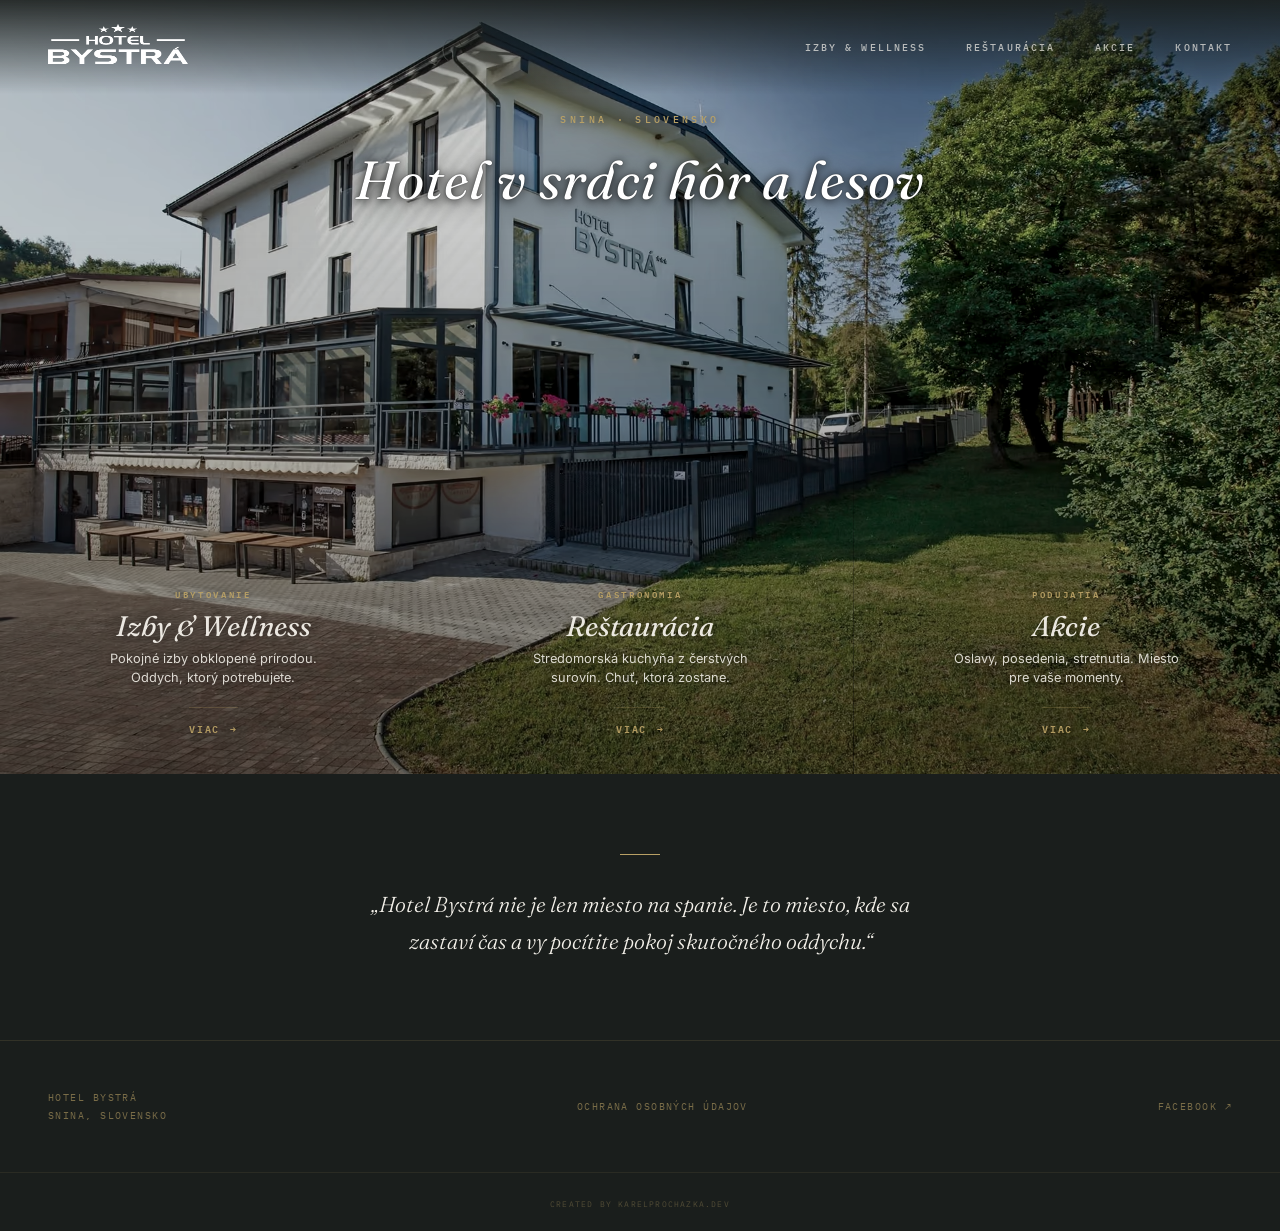
<file: index.html>
<!DOCTYPE html>
<html lang="sk">
<head>
  <meta charset="UTF-8">
  <meta name="viewport" content="width=device-width, initial-scale=1.0">
  <title>Hotel Bystrá Snina | Luxusný hotel v srdci hôr a lesov</title>
  <meta name="description" content="Hotel Bystrá v Snine — komfortné izby, stredomorská reštaurácia Al Lago, wellness &amp; relax. Rezervujte si pobyt v srdci prírody.">
  <meta name="keywords" content="hotel Bystrá, hotel Snina, ubytovanie Snina, reštaurácia Snina, wellness Snina, východné Slovensko">
  <meta name="author" content="Karel Procházka">
  <meta name="robots" content="index, follow">
  <link rel="canonical" href="https://hotelbystra.com/">

  <!-- Open Graph -->
  <meta property="og:type" content="website">
  <meta property="og:locale" content="sk_SK">
  <meta property="og:site_name" content="Hotel Bystrá">
  <meta property="og:title" content="Hotel Bystrá Snina | Luxusný hotel v srdci hôr a lesov">
  <meta property="og:description" content="Komfortné izby, stredomorská reštaurácia Al Lago, wellness &amp; relax v srdci prírody.">
  <meta property="og:url" content="https://hotelbystra.com/">
  <meta property="og:image" content="https://hotelbystra.com/static/images/hotel.jpg">
  <meta property="og:image:width" content="1200">
  <meta property="og:image:height" content="630">

  <!-- Twitter Card -->
  <meta name="twitter:card" content="summary_large_image">
  <meta name="twitter:title" content="Hotel Bystrá Snina | Luxusný hotel v srdci hôr a lesov">
  <meta name="twitter:description" content="Komfortné izby, stredomorská reštaurácia Al Lago, wellness &amp; relax v srdci prírody.">
  <meta name="twitter:image" content="https://hotelbystra.com/static/images/hotel.jpg">

  <link rel="preconnect" href="https://fonts.googleapis.com">
  <link rel="preconnect" href="https://fonts.gstatic.com" crossorigin>
  <link rel="preload" as="style" href="https://fonts.googleapis.com/css2?family=Fraunces:ital,opsz,wght@0,9..144,300;0,9..144,400;1,9..144,300;1,9..144,400&family=Inter:wght@300;400;500&family=IBM+Plex+Mono:wght@400;500&display=swap" onload="this.onload=null;this.rel='stylesheet'">
  <noscript><link rel="stylesheet" href="https://fonts.googleapis.com/css2?family=Fraunces:ital,opsz,wght@0,9..144,300;0,9..144,400;1,9..144,300;1,9..144,400&family=Inter:wght@300;400;500&family=IBM+Plex+Mono:wght@400;500&display=swap"></noscript>
  <link rel="stylesheet" href="css/base.css?v=2">
  <link rel="stylesheet" href="css/index.css">
  <link rel="preload" as="image" href="static/images/hotel-1200.avif" imagesrcset="static/images/hotel-800.avif 800w, static/images/hotel-1200.avif 1200w, static/images/hotel-1920.avif 1920w" imagesizes="100vw" fetchpriority="high">

  <!-- JSON-LD Structured Data -->
  <script type="application/ld+json">
  {
    "@context": "https://schema.org",
    "@type": "Hotel",
    "name": "Hotel Bystrá",
    "alternateName": "Hotel Bystrá Snina",
    "url": "https://hotelbystra.com",
    "logo": "https://hotelbystra.com/static/images/Hotel-Bystra-LOGO-WHITE.png",
    "image": "https://hotelbystra.com/static/images/hotel.jpg",
    "description": "Luxusný hotel v Snine s komfortnými izbami, stredomorskou reštauráciou Al Lago a wellness centrom.",
    "address": {
      "@type": "PostalAddress",
      "streetAddress": "Rybníčka 682",
      "addressLocality": "Snina",
      "postalCode": "069 01",
      "addressCountry": "SK"
    },
    "geo": {
      "@type": "GeoCoordinates",
      "latitude": 48.987,
      "longitude": 22.176
    },
    "telephone": "+421-57-239-95-55",
    "email": "recepcia@hotelbystra.com",
    "priceRange": "€€",
    "starRating": {
      "@type": "Rating",
      "ratingValue": "3"
    },
    "amenityFeature": [
      { "@type": "LocationFeatureSpecification", "name": "Bezplatné WiFi", "value": true },
      { "@type": "LocationFeatureSpecification", "name": "Bezplatné parkovanie", "value": true },
      { "@type": "LocationFeatureSpecification", "name": "Reštaurácia", "value": true },
      { "@type": "LocationFeatureSpecification", "name": "Wellness", "value": true },
      { "@type": "LocationFeatureSpecification", "name": "Minibar", "value": true }
    ],
    "sameAs": [
      "https://www.facebook.com/HotelBystraSnina/"
    ]
  }
  </script>
</head>
<body>

  <header class="header">
    <a href="/" class="wordmark"><img src="static/images/Hotel-Bystra-LOGO-WHITE.png" alt="Hotel Bystrá — logo hotela v Snine" height="40" width="140"></a>
    <button type="button" class="burger" aria-label="Otvoriť menu" aria-expanded="false">
      <span class="burger-line"></span>
      <span class="burger-line"></span>
      <span class="burger-line"></span>
    </button>
    <nav class="nav" aria-label="Hlavná navigácia">
      <a href="izby.html">Izby &amp; Wellness</a>
      <a href="restauracia.html">Reštaurácia</a>
      <a href="akcie.html">Akcie</a>
      <a href="kontakt.html">Kontakt</a>
    </nav>
    <div class="nav-overlay" aria-hidden="true">
      <nav class="nav-overlay-inner" aria-label="Mobilná navigácia">
        <a href="index.html">Hlavná stránka</a>
        <a href="izby.html">Izby &amp; Wellness</a>
        <a href="restauracia.html">Reštaurácia</a>
        <a href="akcie.html">Akcie</a>
        <a href="kontakt.html">Kontakt</a>
      </nav>
    </div>
  </header>

  <main>
    <section class="hero">
      <picture><source type="image/avif" srcset="static/images/hotel-800.avif 800w, static/images/hotel-1200.avif 1200w, static/images/hotel-1920.avif 1920w" sizes="100vw"><source type="image/webp" srcset="static/images/hotel-800.webp 800w, static/images/hotel-1200.webp 1200w, static/images/hotel-1920.webp 1920w" sizes="100vw"><img src="static/images/hotel.jpg" alt="Hotel Bystrá — pohľad na hotel v Snine" class="hero-bg" width="1920" height="1080" fetchpriority="high" decoding="async"></picture>

      <div class="hero-title-area">
        <p class="hero-eyebrow reveal">Snina &middot; Slovensko</p>
        <h1 class="reveal reveal-delay-1">Hotel v srdci hôr a lesov</h1>
      </div>

      <div class="hero-zones">
        <a href="izby.html" class="hero-zone hero-zone--izby reveal">
          <div class="hero-zone-content">
            <span class="zone-label">Ubytovanie</span>
            <h2 class="zone-title">Izby &amp; Wellness</h2>
            <p class="zone-desc">Pokojné izby obklopené prírodou. Oddych, ktorý potrebujete.</p>
            <span class="zone-more">
              Viac
              <span class="zone-more-arrow">&rarr;</span>
            </span>
          </div>
        </a>

        <a href="restauracia.html" class="hero-zone hero-zone--resto reveal reveal-delay-1">
          <div class="hero-zone-content">
            <span class="zone-label">Gastronómia</span>
            <h2 class="zone-title">Reštaurácia</h2>
            <p class="zone-desc">Stredomorská kuchyňa z čerstvých surovín. Chuť, ktorá zostane.</p>
            <span class="zone-more">
              Viac
              <span class="zone-more-arrow">&rarr;</span>
            </span>
          </div>
        </a>

        <a href="akcie.html" class="hero-zone hero-zone--akcie reveal reveal-delay-2">
          <div class="hero-zone-content">
            <span class="zone-label">Podujatia</span>
            <h2 class="zone-title">Akcie</h2>
            <p class="zone-desc">Oslavy, posedenia, stretnutia. Miesto pre vaše momenty.</p>
            <span class="zone-more">
              Viac
              <span class="zone-more-arrow">&rarr;</span>
            </span>
          </div>
        </a>
      </div>
    </section>

    <section class="quote-section">
      <div class="quote-divider reveal"></div>
      <p class="reveal reveal-delay-1">&bdquo;Hotel Bystrá nie je len miesto na spanie. Je to miesto, kde sa zastaví čas a vy pocítite pokoj skutočného oddychu.&ldquo;</p>
    </section>
  </main>

  <footer class="footer" id="kontakt">
    <div class="footer-address">
      Hotel Bystrá<br>
      Snina, Slovensko
    </div>
    <a href="ochrana-osobnych-udajov.html">Ochrana osobných údajov</a>
      <a href="https://www.facebook.com/HotelBystraSnina/" target="_blank" rel="noopener noreferrer">Facebook &nearr;</a>
  </footer>

  <div class="site-credit">
    <a href="https://www.karelprochazka.dev" target="_blank" rel="noopener noreferrer">created by karelprochazka.dev</a>
  </div>

  <script defer src="js/menu.js"></script>
  <script defer src="js/reveal.js"></script>
</body>
</html>
</file>
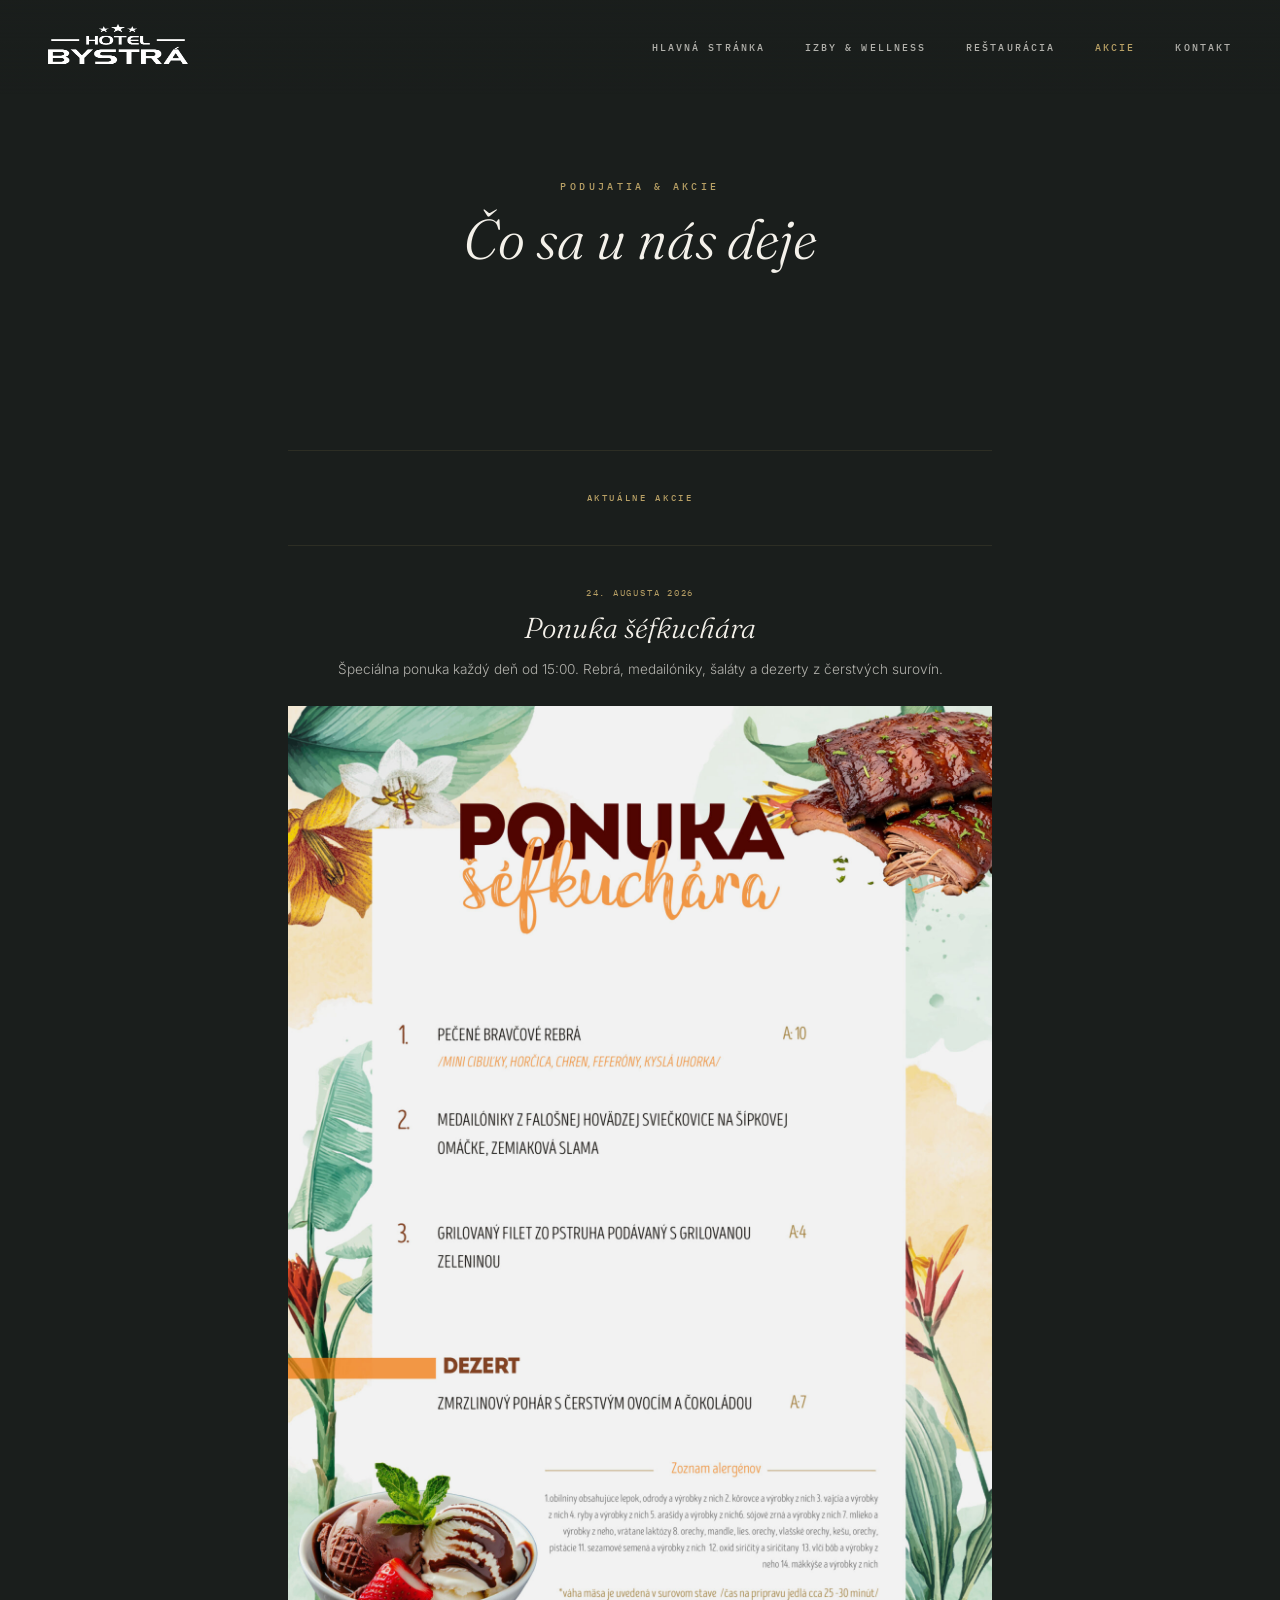
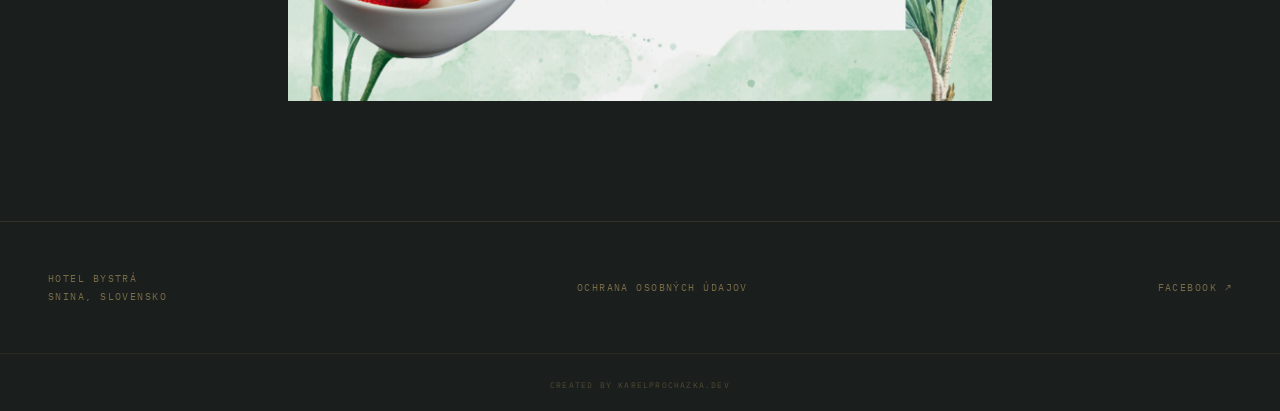
<file: akcie.html>
<!DOCTYPE html>
<html lang="sk">
<head>
  <meta charset="UTF-8">
  <meta name="viewport" content="width=device-width, initial-scale=1.0">
  <title>Akcie &amp; Podujatia | Hotel Bystrá Snina — Oslavy, posedenia, stretnutia</title>
  <meta name="description" content="Aktuálne akcie a podujatia v Hoteli Bystrá v Snine. Oslavy, posedenia, firemné stretnutia, špeciálne ponuky šéfkuchára.">
  <meta name="keywords" content="akcie Snina, podujatia Snina, oslavy hotel, posedenia, firemné stretnutia, hotel Bystrá akcie, špeciálna ponuka">
  <meta name="author" content="Karel Procházka">
  <meta name="robots" content="index, follow">
  <link rel="canonical" href="https://hotelbystra.com/akcie.html">

  <!-- Open Graph -->
  <meta property="og:type" content="website">
  <meta property="og:locale" content="sk_SK">
  <meta property="og:site_name" content="Hotel Bystrá">
  <meta property="og:title" content="Akcie &amp; Podujatia | Hotel Bystrá Snina">
  <meta property="og:description" content="Aktuálne akcie, oslavy, posedenia a špeciálne ponuky v Hoteli Bystrá Snina.">
  <meta property="og:url" content="https://hotelbystra.com/akcie.html">
  <meta property="og:image" content="https://hotelbystra.com/static/images/akcie/ristorante-al-lago-PONUKA-SEFKUCHARA-leto-2026-1448x2048.jpg">
  <meta property="og:image:width" content="1200">
  <meta property="og:image:height" content="630">

  <!-- Twitter Card -->
  <meta name="twitter:card" content="summary_large_image">
  <meta name="twitter:title" content="Akcie &amp; Podujatia | Hotel Bystrá Snina">
  <meta name="twitter:description" content="Aktuálne akcie, oslavy, posedenia a špeciálne ponuky v Hoteli Bystrá Snina.">
  <meta name="twitter:image" content="https://hotelbystra.com/static/images/akcie/ristorante-al-lago-PONUKA-SEFKUCHARA-leto-2026-1448x2048.jpg">

  <link rel="preconnect" href="https://fonts.googleapis.com">
  <link rel="preconnect" href="https://fonts.gstatic.com" crossorigin>
  <link rel="preload" as="style" href="https://fonts.googleapis.com/css2?family=Fraunces:ital,opsz,wght@0,9..144,300;0,9..144,400;1,9..144,300;1,9..144,400&family=Inter:wght@300;400;500&family=IBM+Plex+Mono:wght@400;500&display=swap" onload="this.onload=null;this.rel='stylesheet'">
  <noscript><link rel="stylesheet" href="https://fonts.googleapis.com/css2?family=Fraunces:ital,opsz,wght@0,9..144,300;0,9..144,400;1,9..144,300;1,9..144,400&family=Inter:wght@300;400;500&family=IBM+Plex+Mono:wght@400;500&display=swap"></noscript>
  <link rel="stylesheet" href="css/base.css?v=2">
  <link rel="stylesheet" href="css/akcie.css">
</head>
<body>

  <header class="header">
    <a href="index.html" class="wordmark"><img src="static/images/Hotel-Bystra-LOGO-WHITE.png" alt="Hotel Bystrá — logo hotela v Snine" height="40" width="140"></a>
    <button type="button" class="burger" aria-label="Otvoriť menu" aria-expanded="false">
      <span class="burger-line"></span>
      <span class="burger-line"></span>
      <span class="burger-line"></span>
    </button>
    <nav class="nav" aria-label="Hlavná navigácia">
      <a href="index.html">Hlavná stránka</a>
      <a href="izby.html">Izby &amp; Wellness</a>
      <a href="restauracia.html">Reštaurácia</a>
      <a href="akcie.html" class="active">Akcie</a>
      <a href="kontakt.html">Kontakt</a>
    </nav>
    <div class="nav-overlay" aria-hidden="true">
      <nav class="nav-overlay-inner" aria-label="Mobilná navigácia">
        <a href="index.html">Hlavná stránka</a>
        <a href="izby.html">Izby &amp; Wellness</a>
        <a href="restauracia.html">Reštaurácia</a>
        <a href="akcie.html">Akcie</a>
        <a href="kontakt.html">Kontakt</a>
      </nav>
    </div>
  </header>

  <main>
    <section class="hero">
      <div>
        <p class="hero-eyebrow reveal">Podujatia &amp; Akcie</p>
        <h1 class="reveal reveal-delay-1">Čo sa u nás deje</h1>
      </div>
    </section>

    <section class="events" aria-label="Zoznam akcií">
      <p class="events-label reveal">Aktuálne akcie</p>
      <div id="events-list"></div>
    </section>
  </main>

  <footer class="footer">
    <div class="footer-address">
      Hotel Bystrá<br>
      Snina, Slovensko
    </div>
    <a href="ochrana-osobnych-udajov.html">Ochrana osobných údajov</a>
      <a href="https://www.facebook.com/HotelBystraSnina/" target="_blank" rel="noopener noreferrer">Facebook &nearr;</a>
  </footer>

  <div class="site-credit">
    <a href="https://www.karelprochazka.dev" target="_blank" rel="noopener noreferrer">created by karelprochazka.dev</a>
  </div>

  <script defer src="js/menu.js"></script>
  <script>
    // =====================================================
    // UPRAVUJ TU — stačí zmeniť údaje nižšie
    // Pridaj nový blok { } pre novú akciu
    // Na konci JSON databloku daj čiarku ak pridávaš ďalší
    // =====================================================
    const akcie = [
      {
        "nazov": "Ponuka šéfkuchára",
        "popis": "Špeciálna ponuka každý deň od 15:00. Rebrá, medailóniky, šaláty a dezerty z čerstvých surovín.",
        "obrazok": "static/images/akcie/ristorante-al-lago-PONUKA-SEFKUCHARA-leto-2026-1448x2048.jpg",
        "obrazokAlt": "Špeciálna ponuka šéfkuchára — grilované rebrá, medailóniky a čerstvé šaláty v Reštaurácii Al Lago",
        "datum": "2026-08-24"
      },

    ];
    // =====================================================
    // KONIEC — nižšie nič nemeň
    // =====================================================

    const list = document.getElementById('events-list');

    if (akcie.length === 0) {
      list.innerHTML = '<div class="no-events"><p>Zatiaľ žiadne akcie</p></div>';
    } else {
      list.innerHTML = akcie.map(a => {
        const img = a.obrazok
          ? `<img src="${a.obrazok}" alt="${a.obrazokAlt || a.nazov}" class="event-image" width="800" height="450" loading="lazy">`
          : '';
        const date = a.datum
          ? `<p class="event-date">${new Date(a.datum).toLocaleDateString('sk-SK', { day: 'numeric', month: 'long', year: 'numeric' })}</p>`
          : '';
        return `
          <article class="event-card reveal">
            ${date}
            <h2 class="event-title">${a.nazov}</h2>
            <p class="event-desc">${a.popis}</p>
            ${img}
          </article>
        `;
      }).join('');
    }
    </script>
  <script defer src="js/reveal.js"></script>

</body>
</html>
</file>
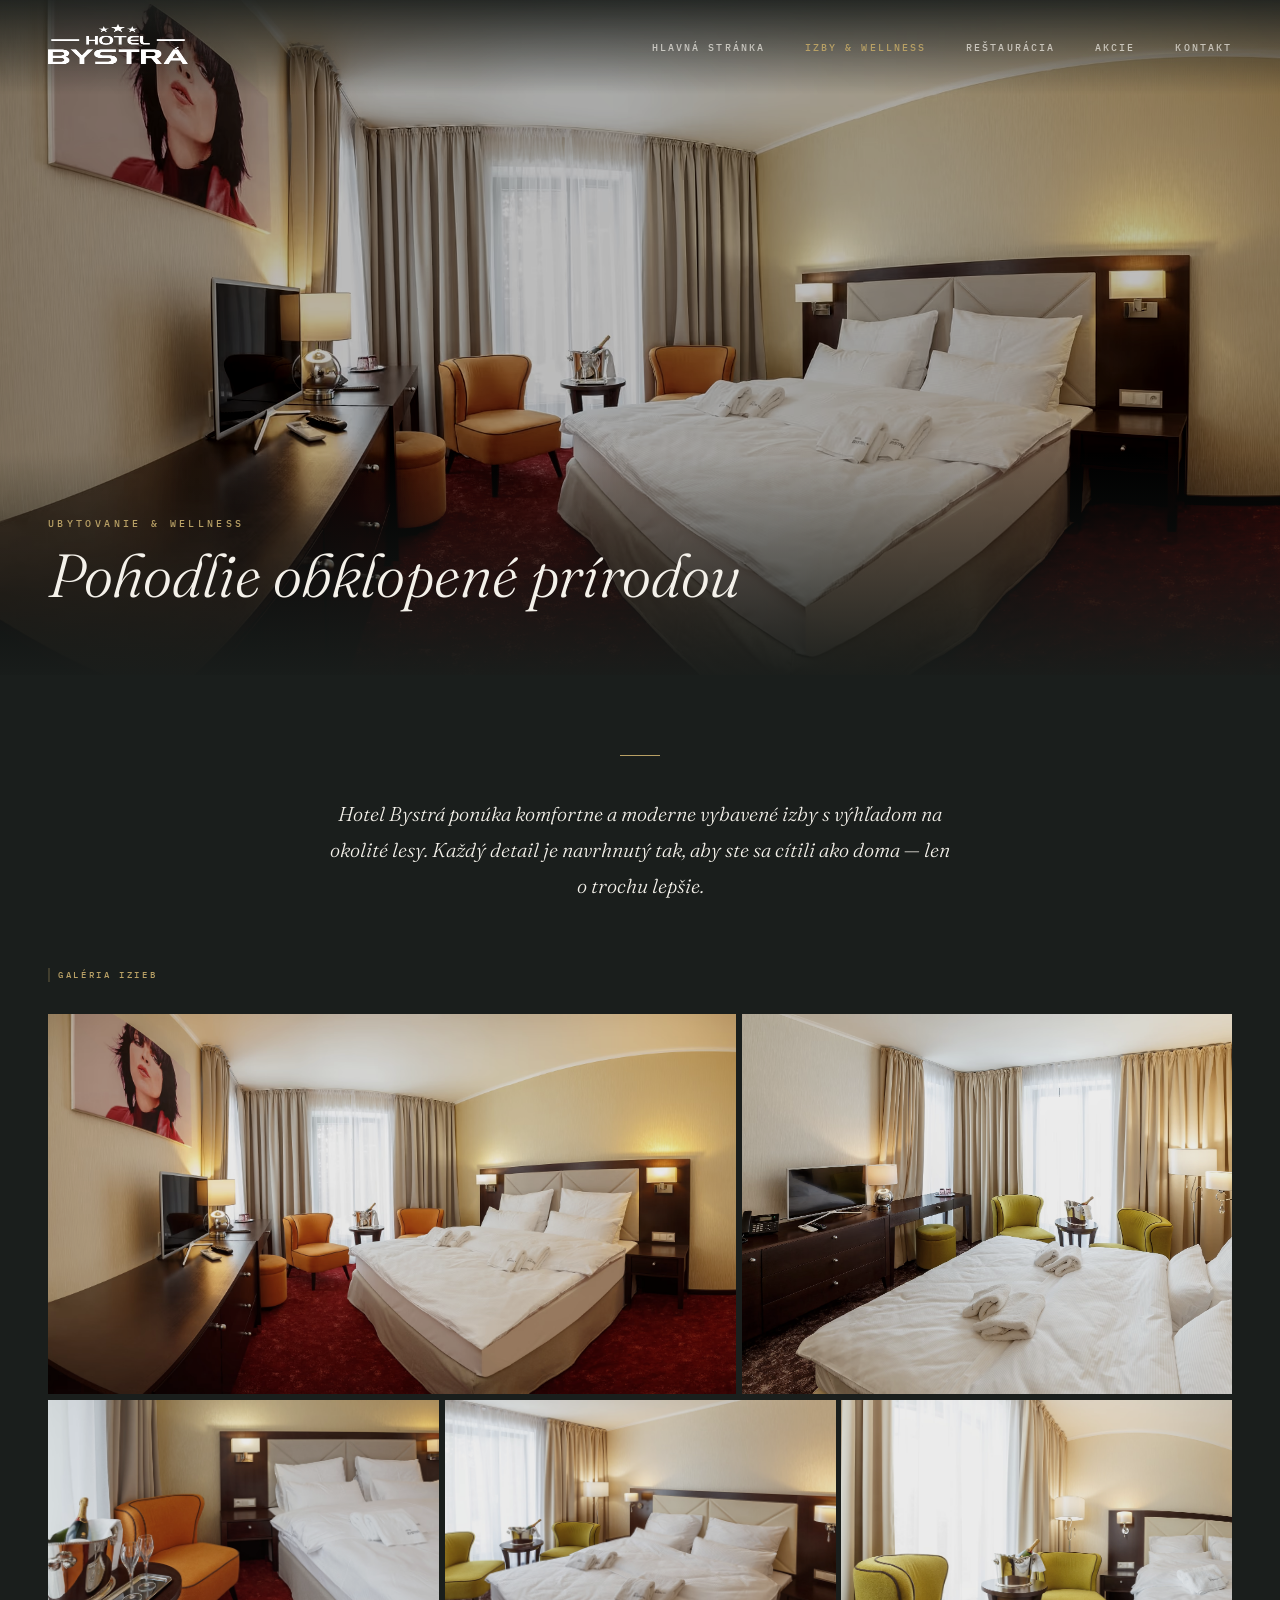
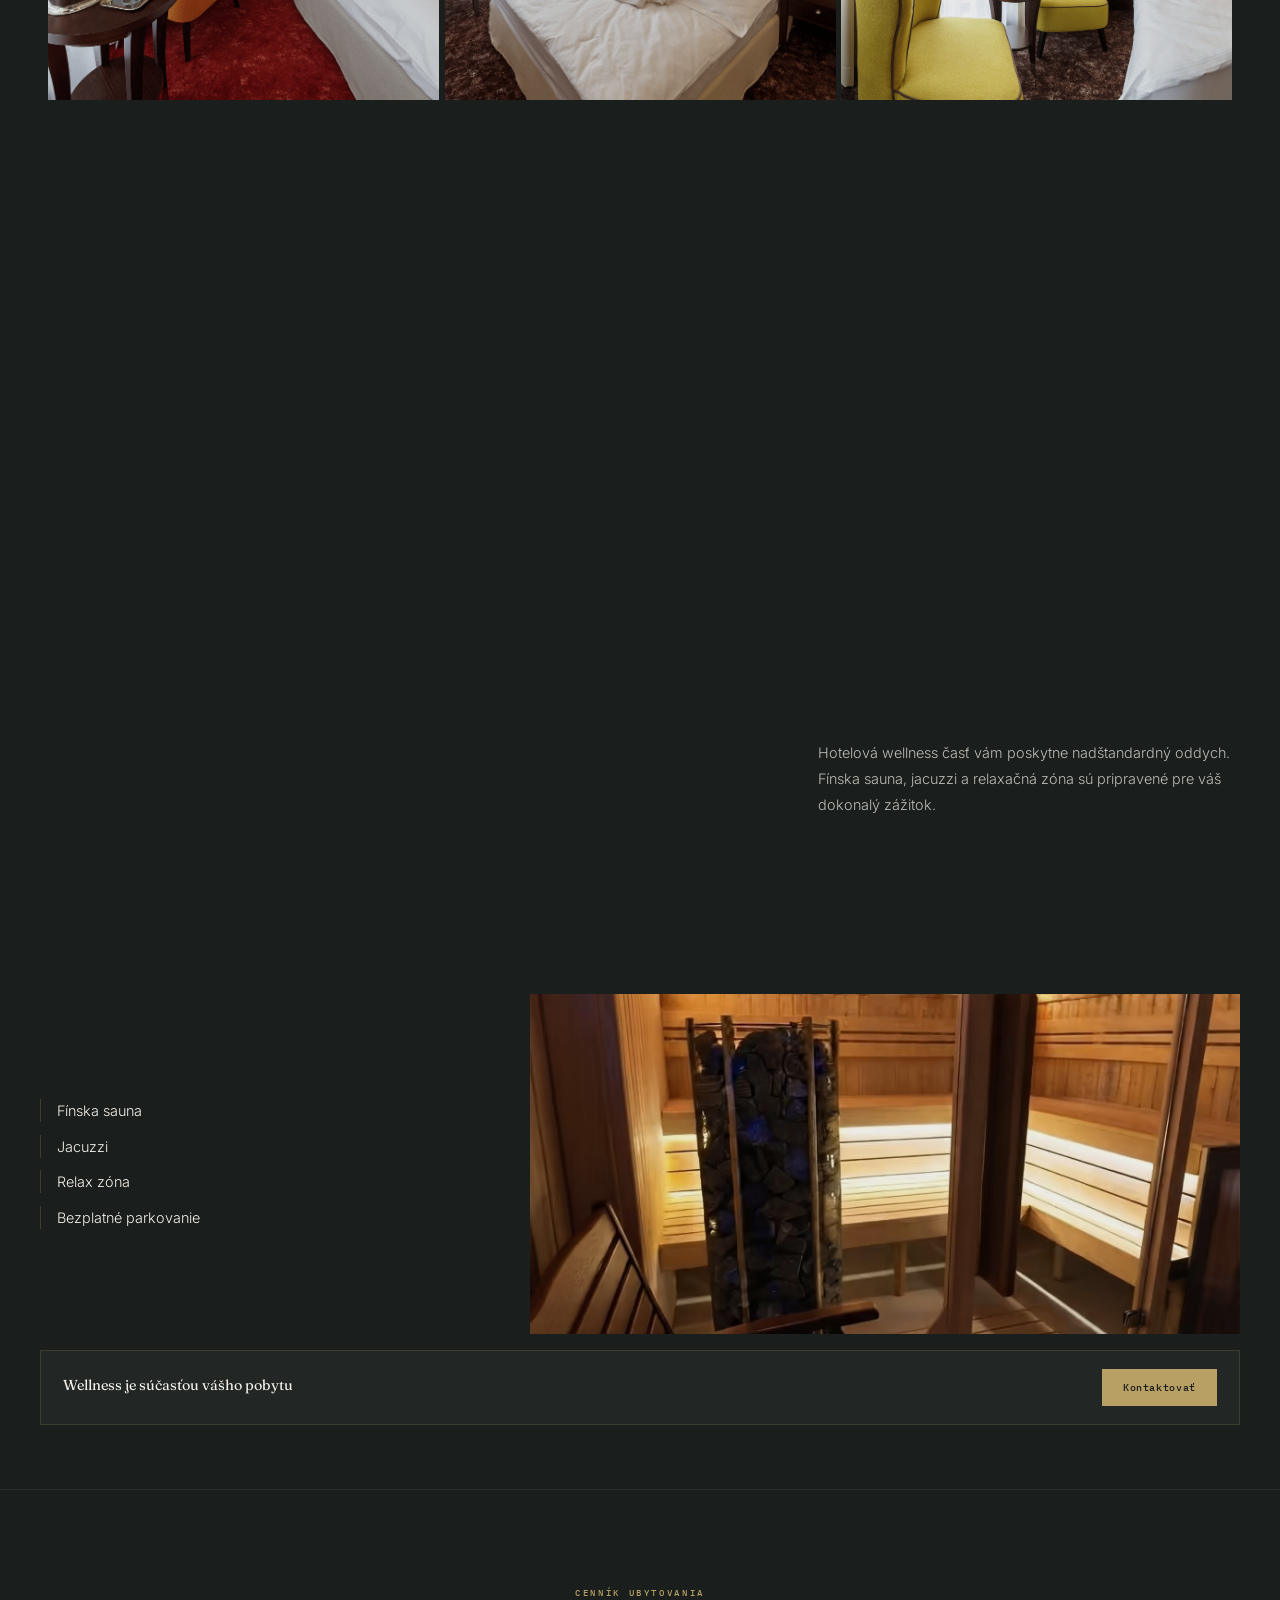
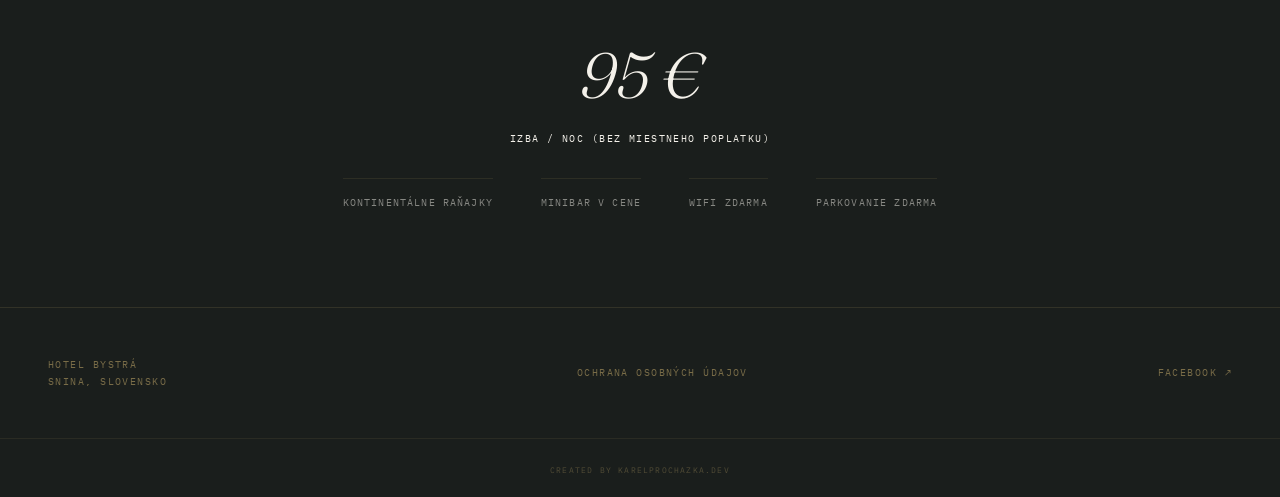
<file: izby.html>
<!DOCTYPE html>
<html lang="sk">
<head>
  <meta charset="UTF-8">
  <meta name="viewport" content="width=device-width, initial-scale=1.0">
  <title>Izby &amp; Wellness | Hotel Bystrá Snina — Ubytovanie v srdci prírody</title>
  <meta name="description" content="Komfortne a moderne vybavené izby s výhľadom na okolité lesy v Hoteli Bystrá v Snine. Wellness centrum, fínska sauna, jacuzzi. Cenník od 95 €.">
  <meta name="keywords" content="izby Snina, ubytovanie Snina, hotel izby, wellness Snina, fínska sauna, jacuzzi, hotel Bystrá izby">
  <meta name="author" content="Karel Procházka">
  <meta name="robots" content="index, follow">
  <link rel="canonical" href="https://hotelbystra.com/izby.html">

  <!-- Open Graph -->
  <meta property="og:type" content="website">
  <meta property="og:locale" content="sk_SK">
  <meta property="og:site_name" content="Hotel Bystrá">
  <meta property="og:title" content="Izby &amp; Wellness | Hotel Bystrá Snina">
  <meta property="og:description" content="Komfortne vybavené izby s výhľadom na okolité lesy, wellness centrum s fínskou saunou a jacuzzi. Cenník od 95 €.">
  <meta property="og:url" content="https://hotelbystra.com/izby.html">
  <meta property="og:image" content="https://hotelbystra.com/static/images/rooms/Bystra_-0004.jpg">
  <meta property="og:image:width" content="1200">
  <meta property="og:image:height" content="630">

  <!-- Twitter Card -->
  <meta name="twitter:card" content="summary_large_image">
  <meta name="twitter:title" content="Izby &amp; Wellness | Hotel Bystrá Snina">
  <meta name="twitter:description" content="Komfortne vybavené izby s výhľadom na okolité lesy, wellness centrum s fínskou saunou a jacuzzi.">
  <meta name="twitter:image" content="https://hotelbystra.com/static/images/rooms/Bystra_-0004.jpg">

  <link rel="preconnect" href="https://fonts.googleapis.com">
  <link rel="preconnect" href="https://fonts.gstatic.com" crossorigin>
  <link rel="preload" as="style" href="https://fonts.googleapis.com/css2?family=Fraunces:ital,opsz,wght@0,9..144,300;0,9..144,400;1,9..144,300;1,9..144,400&family=Inter:wght@300;400;500&family=IBM+Plex+Mono:wght@400;500&display=swap" onload="this.onload=null;this.rel='stylesheet'">
  <noscript><link rel="stylesheet" href="https://fonts.googleapis.com/css2?family=Fraunces:ital,opsz,wght@0,9..144,300;0,9..144,400;1,9..144,300;1,9..144,400&family=Inter:wght@300;400;500&family=IBM+Plex+Mono:wght@400;500&display=swap"></noscript>
  <link rel="preload" as="image" href="static/images/rooms/Bystra_-0004-1920.avif" imagesrcset="static/images/rooms/Bystra_-0004-1200.avif 1200w, static/images/rooms/Bystra_-0004-1920.avif 1920w" imagesizes="100vw" fetchpriority="high">
  <link rel="stylesheet" href="css/base.css?v=2">
  <link rel="stylesheet" href="css/izby.css">

  <!-- JSON-LD Structured Data -->
  <script type="application/ld+json">
  {
    "@context": "https://schema.org",
    "@type": "HotelRoom",
    "name": "Štandardná izba",
    "description": "Komfortná izba s výhľadom na okolité lesy. Vybavená manželskou posteľou, minibarom a WiFi.",
    "hotel": {
      "@type": "Hotel",
      "name": "Hotel Bystrá",
      "address": {
        "@type": "PostalAddress",
        "streetAddress": "Rybníčka 682",
        "addressLocality": "Snina",
        "postalCode": "069 01",
        "addressCountry": "SK"
      }
    },
    "offers": {
      "@type": "Offer",
      "price": "95",
      "priceCurrency": "EUR",
      "priceValidUntil": "2026-12-31",
      "availability": "https://schema.org/InStock"
    },
    "amenityFeature": [
      { "@type": "LocationFeatureSpecification", "name": "WiFi zdarma", "value": true },
      { "@type": "LocationFeatureSpecification", "name": "Minibar", "value": true },
      { "@type": "LocationFeatureSpecification", "name": "Parkovanie zdarma", "value": true },
      { "@type": "LocationFeatureSpecification", "name": "Raňajky v cene", "value": true }
    ]
  }
  </script>
</head>
<body>

  <header class="header">
    <a href="index.html" class="wordmark"><img src="static/images/Hotel-Bystra-LOGO-WHITE.png" alt="Hotel Bystrá — logo hotela v Snine" height="40" width="140"></a>
    <button type="button" class="burger" aria-label="Otvoriť menu" aria-expanded="false">
      <span class="burger-line"></span>
      <span class="burger-line"></span>
      <span class="burger-line"></span>
    </button>
    <nav class="nav" aria-label="Hlavná navigácia">
      <a href="index.html">Hlavná stránka</a>
      <a href="izby.html" class="active">Izby &amp; Wellness</a>
      <a href="restauracia.html">Reštaurácia</a>
      <a href="akcie.html">Akcie</a>
      <a href="kontakt.html">Kontakt</a>
    </nav>
    <div class="nav-overlay" aria-hidden="true">
      <nav class="nav-overlay-inner" aria-label="Mobilná navigácia">
        <a href="index.html">Hlavná stránka</a>
        <a href="izby.html">Izby &amp; Wellness</a>
        <a href="restauracia.html">Reštaurácia</a>
        <a href="akcie.html">Akcie</a>
        <a href="kontakt.html">Kontakt</a>
      </nav>
    </div>
  </header>

  <main>
    <section class="hero">
      <picture><source type="image/avif" srcset="static/images/rooms/Bystra_-0004-1200.avif 1200w, static/images/rooms/Bystra_-0004-1920.avif 1920w" sizes="100vw"><source type="image/webp" srcset="static/images/rooms/Bystra_-0004-1200.webp 1200w, static/images/rooms/Bystra_-0004-1920.webp 1920w" sizes="100vw"><img src="static/images/rooms/Bystra_-0004-1920.avif" alt="Hotelová izba v Hoteli Bystrá Snina — moderný interiér" class="hero-bg" width="1920" height="1080" fetchpriority="high" decoding="async"></picture>
      <div class="hero-content">
        <p class="hero-eyebrow reveal">Ubytovanie &amp; Wellness</p>
        <h1 class="reveal reveal-delay-1">Pohodlie obklopené prírodou</h1>
      </div>
    </section>

    <section class="intro">
      <div class="intro-divider reveal"></div>
      <p class="reveal reveal-delay-1">Hotel Bystrá ponúka komfortne a moderne vybavené izby s výhľadom na okolité lesy. Každý detail je navrhnutý tak, aby ste sa cítili ako doma — len o trochu lepšie.</p>
    </section>

    <section class="gallery" aria-label="Galéria izieb">
      <p class="gallery-label reveal">Galéria izieb</p>
      <div class="gallery-grid">
        <div class="gallery-item reveal">
          <picture><source srcset="static/images/rooms/Bystra_-0004.avif" type="image/avif"><img src="static/images/rooms/Bystra_-0004.jpg" alt="Štandardná izba v Hoteli Bystrá — manželská posteľ, TV, minibar" width="800" height="600" loading="lazy"></picture>
          <div class="gallery-item-caption"><span>Štandardná izba</span></div>
        </div>
        <div class="gallery-item reveal reveal-delay-1">
          <picture><source srcset="static/images/rooms/390.avif" type="image/avif"><img src="static/images/rooms/390.jpg" alt="Detail vybavenia izby — lampáš, nočný stolík, zásuvky" width="800" height="600" loading="lazy"></picture>
          <div class="gallery-item-caption"><span>Detail vybavenia</span></div>
        </div>
        <div class="gallery-item reveal reveal-delay-2">
          <picture><source srcset="static/images/rooms/Bystra_-0002.avif" type="image/avif"><img src="static/images/rooms/Bystra_-0002.jpg" alt="Manželská posteľ s bielou posteľnou bielizňou, oranžové kreslo a servírovanie sektu v izbe Hotela Bystrá" width="800" height="600" loading="lazy"></picture>
          <div class="gallery-item-caption"><span>Vínové uvítanie</span></div>
        </div>
        <div class="gallery-item reveal">
          <picture><source srcset="static/images/rooms/393.avif" type="image/avif"><img src="static/images/rooms/393.jpg" alt="Posteľ King size v hotelovej izbe — biela posteľná bielizeň, vankúše" width="800" height="600" loading="lazy"></picture>
          <div class="gallery-item-caption"><span>Posteľ King</span></div>
        </div>
        <div class="gallery-item reveal reveal-delay-1">
          <picture><source srcset="static/images/rooms/03.avif" type="image/avif"><img src="static/images/rooms/03.jpg" alt="Výhľad z izby na okolité lesy" width="800" height="600" loading="lazy"></picture>
          <div class="gallery-item-caption"><span>Výhľad do okolia</span></div>
        </div>
        <div class="gallery-item reveal reveal-delay-2">
          <picture><source srcset="static/images/rooms/Bystra_-0004-1.avif" type="image/avif"><img src="static/images/rooms/Bystra_-0004-1.jpg" alt="Široký pohľad na interiér hotelovej izby — balkón, závesy, svetlo" width="1920" height="800" loading="lazy"></picture>
          <div class="gallery-item-caption"><span>Interiér izby</span></div>
        </div>
      </div>
    </section>

    <section class="wellness" aria-label="Wellness centrum">
      <div class="wellness-top">
        <div class="wellness-main-image reveal">
          <img src="static/images/whellness/jakuza.avif" alt="Jacuzzi v hotelovom wellness — Hotel Bystrá Snina" width="1376" height="768" loading="lazy" decoding="async">
          <span class="wellness-image-label">jacuzzi</span>
        </div>
        <div class="wellness-text">
          <p class="wellness-eyebrow reveal">Wellness a relax</p>
          <h2 class="reveal reveal-delay-1">Oddych, ktorý si zaslúžite</h2>
          <p class="wellness-desc reveal reveal-delay-2">Hotelová wellness časť vám poskytne nadštandardný oddych. Fínska sauna, jacuzzi a relaxačná zóna sú pripravené pre váš dokonalý zážitok.</p>
        </div>
      </div>
      <div class="wellness-middle">
        <ul class="wellness-list">
          <li class="reveal">Fínska sauna</li>
          <li class="reveal reveal-delay-1">Jacuzzi</li>
          <li class="reveal reveal-delay-2">Relax zóna</li>
          <li class="reveal reveal-delay-3">Bezplatné parkovanie</li>
        </ul>
        <div class="wellness-main-image reveal reveal-delay-1">
          <img src="static/images/whellness/sauna.avif" alt="Fínska sauna v Hoteli Bystrá — drevený interiér sauny" width="768" height="1365" loading="lazy" decoding="async">
          <span class="wellness-image-label">sauna</span>
        </div>
      </div>
      <div class="wellness-bottom reveal">
        <div class="wellness-bottom-text">
          <strong>Wellness je súčasťou vášho pobytu</strong>
        </div>
        <a href="kontakt.html" class="wellness-btn">Kontaktovať</a>
      </div>
    </section>

    <section class="pricing" aria-label="Cenník ubytovania">
      <p class="pricing-label reveal">Cenník ubytovania</p>
      <p class="pricing-amount reveal reveal-delay-1">95 &euro;</p>
      <p class="pricing-note reveal reveal-delay-2">izba / noc (bez miestneho poplatku)</p>
      <div class="pricing-includes reveal reveal-delay-3">
        <span>Kontinentálne raňajky</span>
        <span>Minibar v cene</span>
        <span>WiFi zdarma</span>
        <span>Parkovanie zdarma</span>
      </div>
    </section>
  </main>

  <footer class="footer">
    <div class="footer-address">
      Hotel Bystrá<br>
      Snina, Slovensko
    </div>
    <a href="ochrana-osobnych-udajov.html">Ochrana osobných údajov</a>
      <a href="https://www.facebook.com/HotelBystraSnina/" target="_blank" rel="noopener noreferrer">Facebook &nearr;</a>
  </footer>

  <div class="site-credit">
    <a href="https://www.karelprochazka.dev" target="_blank" rel="noopener noreferrer">created by karelprochazka.dev</a>
  </div>

  <script defer src="js/menu.js"></script>
  <script defer src="js/reveal.js"></script>
</body>
</html>
</file>
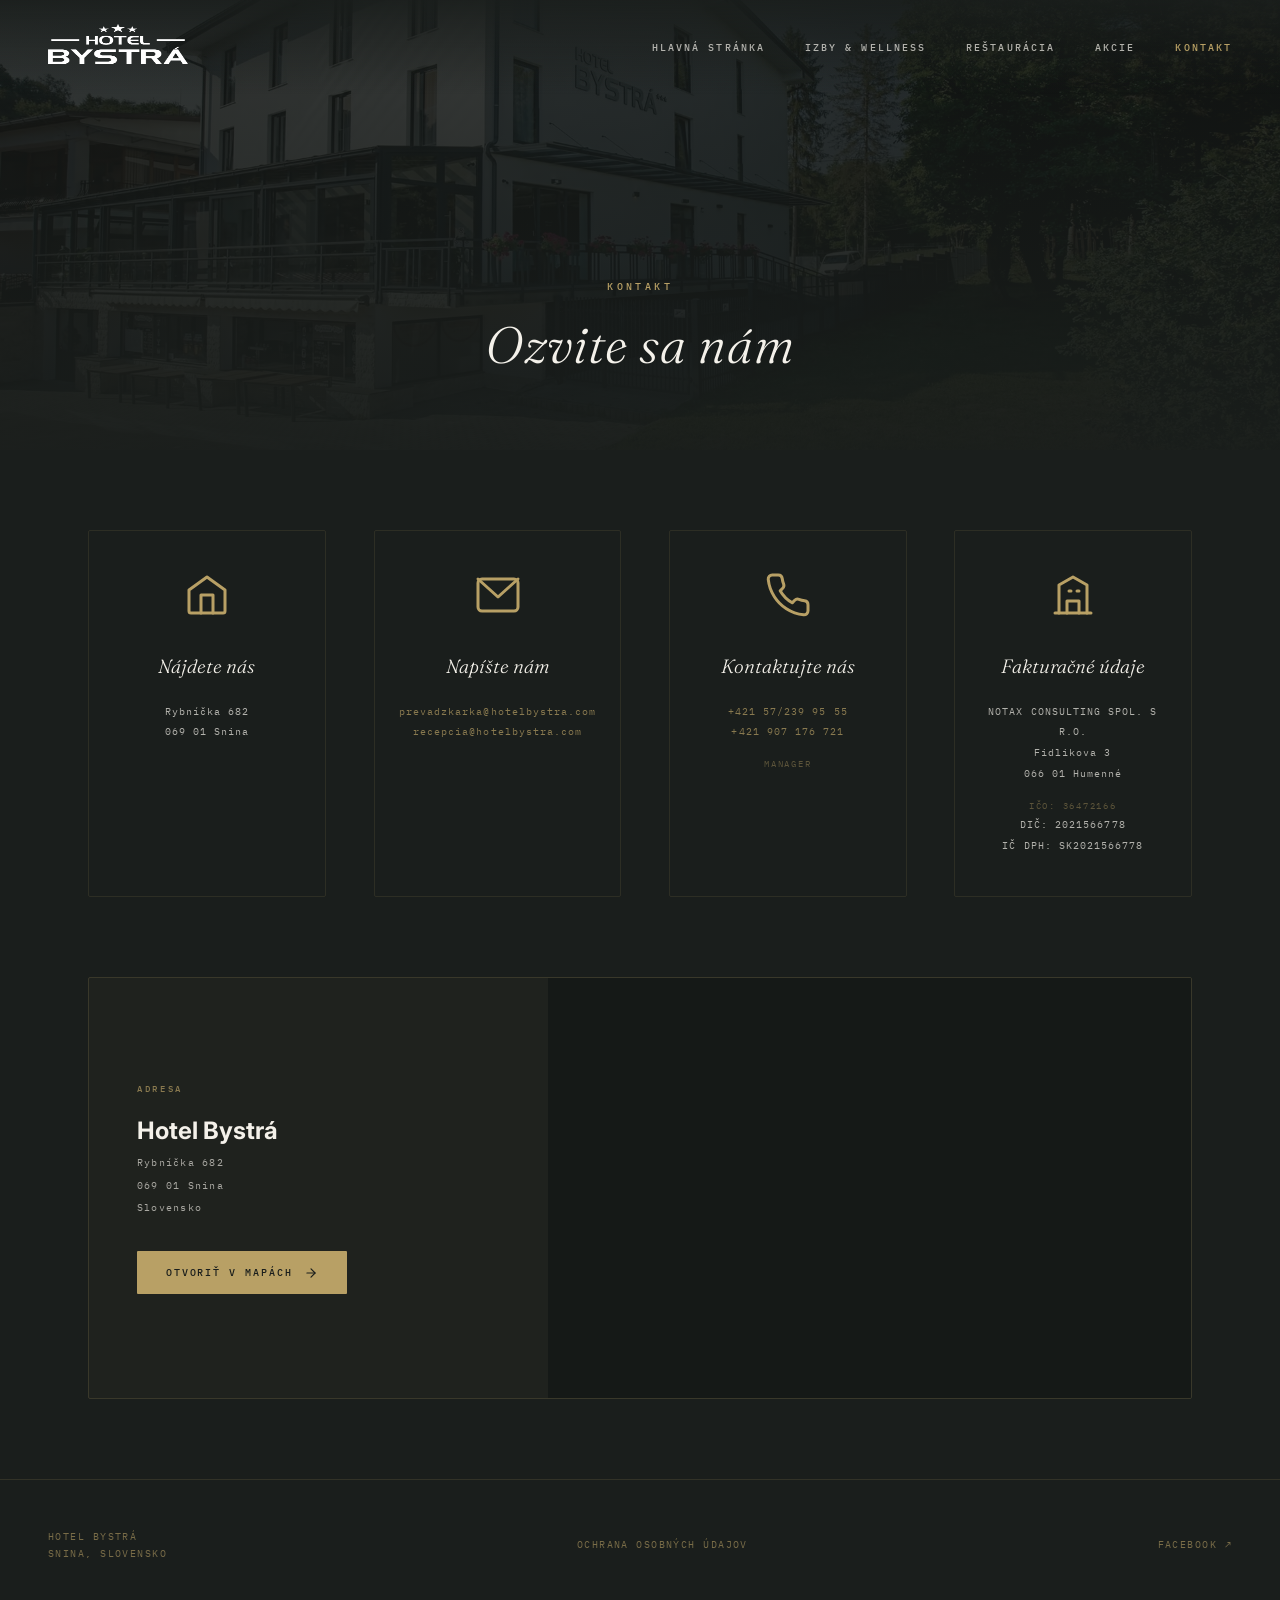
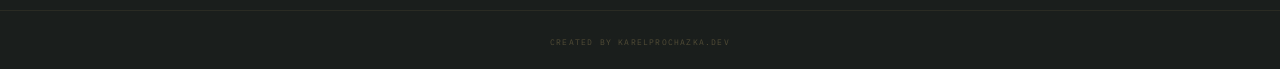
<file: kontakt.html>
<!DOCTYPE html>
<html lang="sk">
<head>
  <meta charset="UTF-8">
  <meta name="viewport" content="width=device-width, initial-scale=1.0">
  <title>Kontakt | Hotel Bystrá Snina — Adresa, telefón, e-mail</title>
  <meta name="description" content="Kontaktujte Hotel Bystrá v Snine. Adresa: Rybníčka 682, 069 01 Snina. Telefón: +421 57/239 95 55. E-mail: recepcia@hotelbystra.com. Fakturačné údaje.">
  <meta name="keywords" content="kontakt hotel Snina, hotel Bystrá telefón, hotel Bystrá email, adresa hotel Snina, fakturačné údaje, Rybníčka 682 Snina">
  <meta name="author" content="Karel Procházka">
  <meta name="robots" content="index, follow">
  <link rel="canonical" href="https://hotelbystra.com/kontakt.html">

  <!-- Open Graph -->
  <meta property="og:type" content="website">
  <meta property="og:locale" content="sk_SK">
  <meta property="og:site_name" content="Hotel Bystrá">
  <meta property="og:title" content="Kontakt | Hotel Bystrá Snina">
  <meta property="og:description" content="Adresa, telefón, e-mail a fakturačné údaje Hotela Bystrá v Snine.">
  <meta property="og:url" content="https://hotelbystra.com/kontakt.html">
  <meta property="og:image" content="https://hotelbystra.com/static/images/hotel.jpg">
  <meta property="og:image:width" content="1200">
  <meta property="og:image:height" content="630">

  <!-- Twitter Card -->
  <meta name="twitter:card" content="summary_large_image">
  <meta name="twitter:title" content="Kontakt | Hotel Bystrá Snina">
  <meta name="twitter:description" content="Adresa, telefón, e-mail a fakturačné údaje Hotela Bystrá v Snine.">
  <meta name="twitter:image" content="https://hotelbystra.com/static/images/hotel.jpg">

  <link rel="preconnect" href="https://fonts.googleapis.com">
  <link rel="preconnect" href="https://fonts.gstatic.com" crossorigin>
  <link rel="preload" as="style" href="https://fonts.googleapis.com/css2?family=Fraunces:ital,opsz,wght@0,9..144,300;0,9..144,400;1,9..144,300;1,9..144,400&family=Inter:wght@300;400;500&family=IBM+Plex+Mono:wght@400;500&display=swap" onload="this.onload=null;this.rel='stylesheet'">
  <noscript><link rel="stylesheet" href="https://fonts.googleapis.com/css2?family=Fraunces:ital,opsz,wght@0,9..144,300;0,9..144,400;1,9..144,300;1,9..144,400&family=Inter:wght@300;400;500&family=IBM+Plex+Mono:wght@400;500&display=swap"></noscript>
  <link rel="preload" as="image" href="static/images/hotel-1200.avif" imagesrcset="static/images/hotel-800.avif 800w, static/images/hotel-1200.avif 1200w, static/images/hotel-1920.avif 1920w" imagesizes="100vw" fetchpriority="high">
  <link rel="stylesheet" href="css/base.css?v=2">
  <link rel="stylesheet" href="css/kontakt.css">

  <!-- JSON-LD Structured Data -->
  <script type="application/ld+json">
  {
    "@context": "https://schema.org",
    "@type": "Hotel",
    "name": "Hotel Bystrá",
    "url": "https://hotelbystra.com",
    "address": {
      "@type": "PostalAddress",
      "streetAddress": "Rybníčka 682",
      "addressLocality": "Snina",
      "postalCode": "069 01",
      "addressCountry": "SK"
    },
    "geo": {
      "@type": "GeoCoordinates",
      "latitude": 48.987,
      "longitude": 22.176
    },
    "telephone": "+421-57-239-95-55",
    "email": "recepcia@hotelbystra.com",
    "openingHoursSpecification": {
      "@type": "OpeningHoursSpecification",
      "dayOfWeek": ["Monday","Tuesday","Wednesday","Thursday","Friday","Saturday","Sunday"],
      "opens": "00:00",
      "closes": "23:59"
    }
  }
  </script>
</head>
<body>

  <header class="header">
    <a href="/" class="wordmark"><img src="static/images/Hotel-Bystra-LOGO-WHITE.png" alt="Hotel Bystrá — logo hotela v Snine" height="40" width="140"></a>
    <button type="button" class="burger" aria-label="Otvoriť menu" aria-expanded="false">
      <span class="burger-line"></span>
      <span class="burger-line"></span>
      <span class="burger-line"></span>
    </button>
    <nav class="nav" aria-label="Hlavná navigácia">
      <a href="index.html">Hlavná stránka</a>
      <a href="izby.html">Izby &amp; Wellness</a>
      <a href="restauracia.html">Reštaurácia</a>
      <a href="akcie.html">Akcie</a>
      <a href="kontakt.html" class="active">Kontakt</a>
    </nav>
    <div class="nav-overlay" aria-hidden="true">
      <nav class="nav-overlay-inner" aria-label="Mobilná navigácia">
        <a href="index.html">Hlavná stránka</a>
        <a href="izby.html">Izby &amp; Wellness</a>
        <a href="restauracia.html">Reštaurácia</a>
        <a href="akcie.html">Akcie</a>
        <a href="kontakt.html">Kontakt</a>
      </nav>
    </div>
  </header>

  <main>
    <section class="hero">
      <picture><source type="image/avif" srcset="static/images/hotel-800.avif 800w, static/images/hotel-1200.avif 1200w, static/images/hotel-1920.avif 1920w" sizes="100vw"><source type="image/webp" srcset="static/images/hotel-800.webp 800w, static/images/hotel-1200.webp 1200w, static/images/hotel-1920.webp 1920w" sizes="100vw"><img src="static/images/hotel.jpg" alt="Hotel Bystrá — pohľad na hotel v Snine" class="hero-bg" width="1920" height="1080" fetchpriority="high" decoding="async"></picture>
      <div class="hero-overlay"></div>
      <div class="hero-title-area">
        <p class="hero-eyebrow reveal">Kontakt</p>
        <h1 class="reveal reveal-delay-1">Ozvite sa nám</h1>
      </div>
    </section>

    <section class="contact-section" aria-label="Kontaktné údaje">
      <div class="contact-grid">

        <div class="contact-card reveal">
          <svg class="contact-icon" viewBox="0 0 24 24" aria-hidden="true">
            <path d="M3 9.5L12 3l9 6.5V20a1 1 0 0 1-1 1H4a1 1 0 0 1-1-1V9.5z"/>
            <polyline points="9 21 9 12 15 12 15 21"/>
          </svg>
          <h2 class="contact-label">Nájdete nás</h2>
          <div class="contact-info">
            Rybníčka 682<br>
            069 01 Snina
          </div>
        </div>

        <div class="contact-card reveal reveal-delay-1">
          <svg class="contact-icon" viewBox="0 0 24 24" aria-hidden="true">
            <rect x="2" y="4" width="20" height="16" rx="2"/>
            <polyline points="22,4 12,13 2,4"/>
          </svg>
          <h2 class="contact-label">Napíšte nám</h2>
          <div class="contact-info">
            <a href="mailto:prevadzkarka@hotelbystra.com">prevadzkarka@hotelbystra.com</a><br>
            <a href="mailto:recepcia@hotelbystra.com">recepcia@hotelbystra.com</a>
          </div>
        </div>

        <div class="contact-card reveal reveal-delay-2">
          <svg class="contact-icon" viewBox="0 0 24 24" aria-hidden="true">
            <path d="M22 16.92v3a2 2 0 0 1-2.18 2 19.79 19.79 0 0 1-8.63-3.07 19.5 19.5 0 0 1-6-6 19.79 19.79 0 0 1-3.07-8.67A2 2 0 0 1 4.11 2h3a2 2 0 0 1 2 1.72 12.84 12.84 0 0 0 .7 2.81 2 2 0 0 1-.45 2.11L8.09 9.91a16 16 0 0 0 6 6l1.27-1.27a2 2 0 0 1 2.11-.45 12.84 12.84 0 0 0 2.81.7A2 2 0 0 1 22 16.92z"/>
          </svg>
          <h2 class="contact-label">Kontaktujte nás</h2>
          <div class="contact-info">
            <a href="tel:+421572399555">+421 57/239 95 55</a><br>
            <a href="tel:+421907176721">+421 907 176 721</a>
            <span class="label-small">Manager</span>
          </div>
        </div>

        <div class="contact-card reveal reveal-delay-3">
          <svg class="contact-icon" viewBox="0 0 24 24" aria-hidden="true">
            <path d="M3 21h18"/>
            <path d="M5 21V7l7-4 7 4v14"/>
            <path d="M9 21v-6h6v6"/>
            <path d="M10 10h1"/>
            <path d="M14 10h1"/>
          </svg>
          <h2 class="contact-label">Fakturačné údaje</h2>
          <div class="contact-info">
            NOTAX CONSULTING SPOL. S R.O.<br>
            Fidlikova 3<br>
            066 01 Humenné<br>
            <span class="label-small">IČO: 36472166</span>
            DIČ: 2021566778<br>
            IČ DPH: SK2021566778
          </div>
        </div>

      </div>
    </section>

    <section class="map-card reveal" aria-label="Mapa s polohou hotela">
      <div class="map-card-inner">
        <div class="map-card-text reveal">
          <p class="map-card-eyebrow">Adresa</p>
          <h2>Hotel Bystrá</h2>
          <div class="map-card-address">
            Rybníčka 682<br>
            069 01 Snina<br>
            Slovensko
          </div>
          <a href="https://maps.google.com/?q=Rybn%C3%ADcka+682+069+01+Snina" target="_blank" rel="noopener noreferrer" class="map-card-btn">
            Otvoriť v mapách
            <svg viewBox="0 0 24 24" aria-hidden="true"><line x1="5" y1="12" x2="19" y2="12"/><polyline points="12 5 19 12 12 19"/></svg>
          </a>
        </div>
        <div class="map-card-visual reveal reveal-delay-1">
          <iframe
            src="https://maps.google.com/maps?q=Hotel+Bystr%C3%A1+Rybn%C3%ADcka+682+Snina&t=&z=15&ie=UTF8&iwloc=&output=embed"
            allowfullscreen=""
            loading="lazy"
            referrerpolicy="no-referrer-when-downgrade"
            title="Poloha Hotela Bystrá na Google Maps">
          </iframe>
        </div>
      </div>
    </section>
  </main>

  <footer class="footer">
    <div class="footer-address">
      Hotel Bystrá<br>
      Snina, Slovensko
    </div>
    <a href="ochrana-osobnych-udajov.html">Ochrana osobných údajov</a>
      <a href="https://www.facebook.com/HotelBystraSnina/" target="_blank" rel="noopener noreferrer">Facebook &nearr;</a>
  </footer>

  <div class="site-credit">
    <a href="https://www.karelprochazka.dev" target="_blank" rel="noopener noreferrer">created by karelprochazka.dev</a>
  </div>

  <script defer src="js/menu.js"></script>
  <script defer src="js/reveal.js"></script>
</body>
</html>
</file>
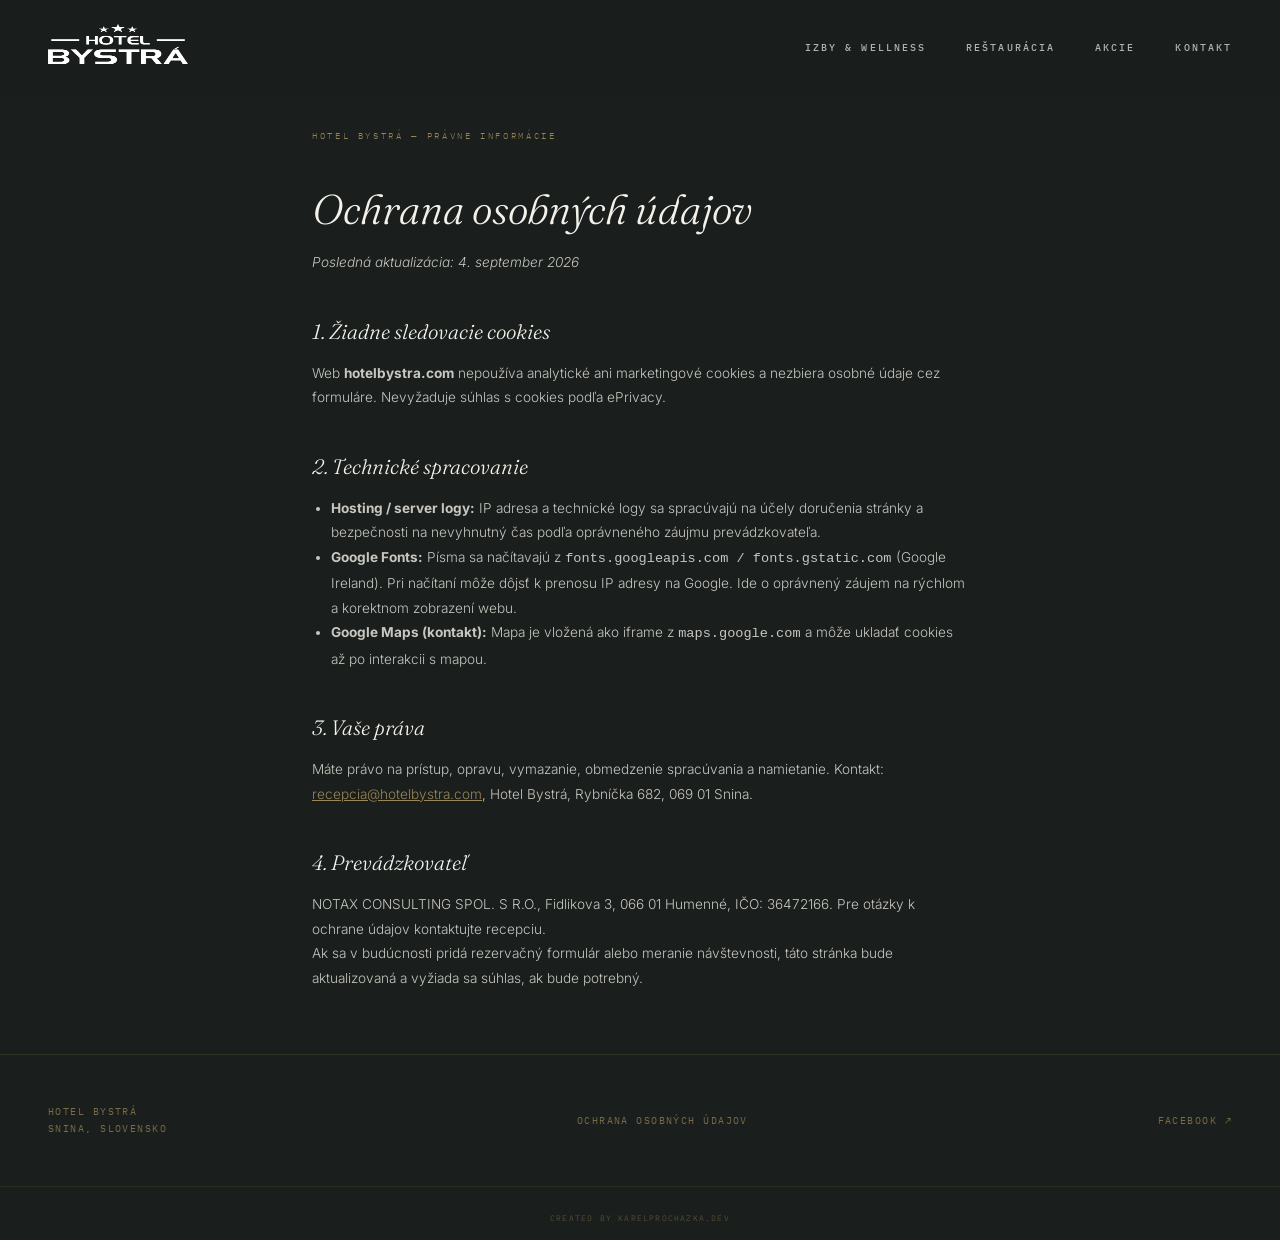
<file: ochrana-osobnych-udajov.html>
<!DOCTYPE html>
<html lang="sk">
<head>
  <meta charset="UTF-8">
  <meta name="viewport" content="width=device-width, initial-scale=1.0">
  <title>Ochrana osobných údajov | Hotel Bystrá Snina</title>
  <meta name="description" content="Ochrana osobných údajov a cookies na webe hotelbystra.com. Žiadne sledovacie cookies, len nevyhnutné technické spracovanie.">
  <meta name="robots" content="index, follow">
  <link rel="canonical" href="https://hotelbystra.com/ochrana-osobnych-udajov.html">
  <link rel="preconnect" href="https://fonts.googleapis.com">
  <link rel="preconnect" href="https://fonts.gstatic.com" crossorigin>
  <link rel="stylesheet" href="css/base.css?v=2">
  <link rel="preload" as="style" href="https://fonts.googleapis.com/css2?family=Fraunces:ital,opsz,wght@0,9..144,300;1,9..144,300&family=Inter:wght@300;400&family=IBM+Plex+Mono:wght@400&display=swap" onload="this.onload=null;this.rel='stylesheet'">
  <noscript><link rel="stylesheet" href="https://fonts.googleapis.com/css2?family=Fraunces:ital,opsz,wght@0,9..144,300;1,9..144,300&family=Inter:wght@300;400&family=IBM+Plex+Mono:wght@400&display=swap"></noscript>
  <style>
    .legal { max-width: 720px; margin: 0 auto; padding: 8rem 2rem 4rem; }
    .legal h1 { font-family: var(--serif); font-style: italic; font-weight: 300; font-size: clamp(1.8rem,4vw,2.6rem); margin-bottom: 0.5rem; }
    .legal .eyebrow { font-family: var(--mono); font-size: 0.55rem; letter-spacing: 0.3em; text-transform: uppercase; color: var(--brass); margin-bottom: 2rem; }
    .legal h2 { font-family: var(--serif); font-style: italic; font-weight: 300; font-size: 1.3rem; margin: 2.5rem 0 0.8rem; }
    .legal p, .legal li { font-size: 0.85rem; font-weight: 300; line-height: 1.8; opacity: 0.8; }
    .legal ul { margin-left: 1.2rem; margin-bottom: 1rem; }
    .legal a { color: var(--brass); }
  </style>
</head>
<body>
  <header class="header">
    <a href="index.html" class="wordmark"><img src="static/images/Hotel-Bystra-LOGO-WHITE.png" alt="Hotel Bystrá — logo hotela v Snine" height="40" width="140"></a>
    <button type="button" class="burger" aria-label="Otvoriť menu" aria-expanded="false">
      <span class="burger-line"></span><span class="burger-line"></span><span class="burger-line"></span>
    </button>
    <nav class="nav" aria-label="Hlavná navigácia">
      <a href="izby.html">Izby &amp; Wellness</a>
      <a href="restauracia.html">Reštaurácia</a>
      <a href="akcie.html">Akcie</a>
      <a href="kontakt.html">Kontakt</a>
    </nav>
    <div class="nav-overlay" aria-hidden="true">
      <nav class="nav-overlay-inner" aria-label="Mobilná navigácia">
        <a href="index.html">Hlavná stránka</a><a href="izby.html">Izby &amp; Wellness</a><a href="restauracia.html">Reštaurácia</a><a href="akcie.html">Akcie</a><a href="kontakt.html">Kontakt</a>
      </nav>
    </div>
  </header>
  <main class="legal">
    <p class="eyebrow">Hotel Bystrá — právne informácie</p>
    <h1>Ochrana osobných údajov</h1>
    <p><em>Posledná aktualizácia: 4. september 2026</em></p>
    <h2>1. Žiadne sledovacie cookies</h2>
    <p>Web <strong>hotelbystra.com</strong> nepoužíva analytické ani marketingové cookies a nezbiera osobné údaje cez formuláre. Nevyžaduje súhlas s cookies podľa ePrivacy.</p>
    <h2>2. Technické spracovanie</h2>
    <ul>
      <li><strong>Hosting / server logy:</strong> IP adresa a technické logy sa spracúvajú na účely doručenia stránky a bezpečnosti na nevyhnutný čas podľa oprávneného záujmu prevádzkovateľa.</li>
      <li><strong>Google Fonts:</strong> Písma sa načítavajú z <code>fonts.googleapis.com / fonts.gstatic.com</code> (Google Ireland). Pri načítaní môže dôjsť k prenosu IP adresy na Google. Ide o oprávnený záujem na rýchlom a korektnom zobrazení webu.</li>
      <li><strong>Google Maps (kontakt):</strong> Mapa je vložená ako iframe z <code>maps.google.com</code> a môže ukladať cookies až po interakcii s mapou.</li>
    </ul>
    <h2>3. Vaše práva</h2>
    <p>Máte právo na prístup, opravu, vymazanie, obmedzenie spracúvania a namietanie. Kontakt: <a href="mailto:recepcia@hotelbystra.com">recepcia@hotelbystra.com</a>, Hotel Bystrá, Rybníčka 682, 069 01 Snina.</p>
    <h2>4. Prevádzkovateľ</h2>
    <p>NOTAX CONSULTING SPOL. S R.O., Fidlikova 3, 066 01 Humenné, IČO: 36472166. Pre otázky k ochrane údajov kontaktujte recepciu.</p>
    <p>Ak sa v budúcnosti pridá rezervačný formulár alebo meranie návštevnosti, táto stránka bude aktualizovaná a vyžiada sa súhlas, ak bude potrebný.</p>
  </main>
  <footer class="footer">
    <div class="footer-address">Hotel Bystrá<br>Snina, Slovensko</div>
    <a href="ochrana-osobnych-udajov.html">Ochrana osobných údajov</a>
    <a href="https://www.facebook.com/HotelBystraSnina/" target="_blank" rel="noopener noreferrer">Facebook &nearr;</a>
  </footer>
  <div class="site-credit"><a href="https://www.karelprochazka.dev" target="_blank" rel="noopener noreferrer">created by karelprochazka.dev</a></div>
  <script defer src="js/menu.js"></script>
</body>
</html>
</file>
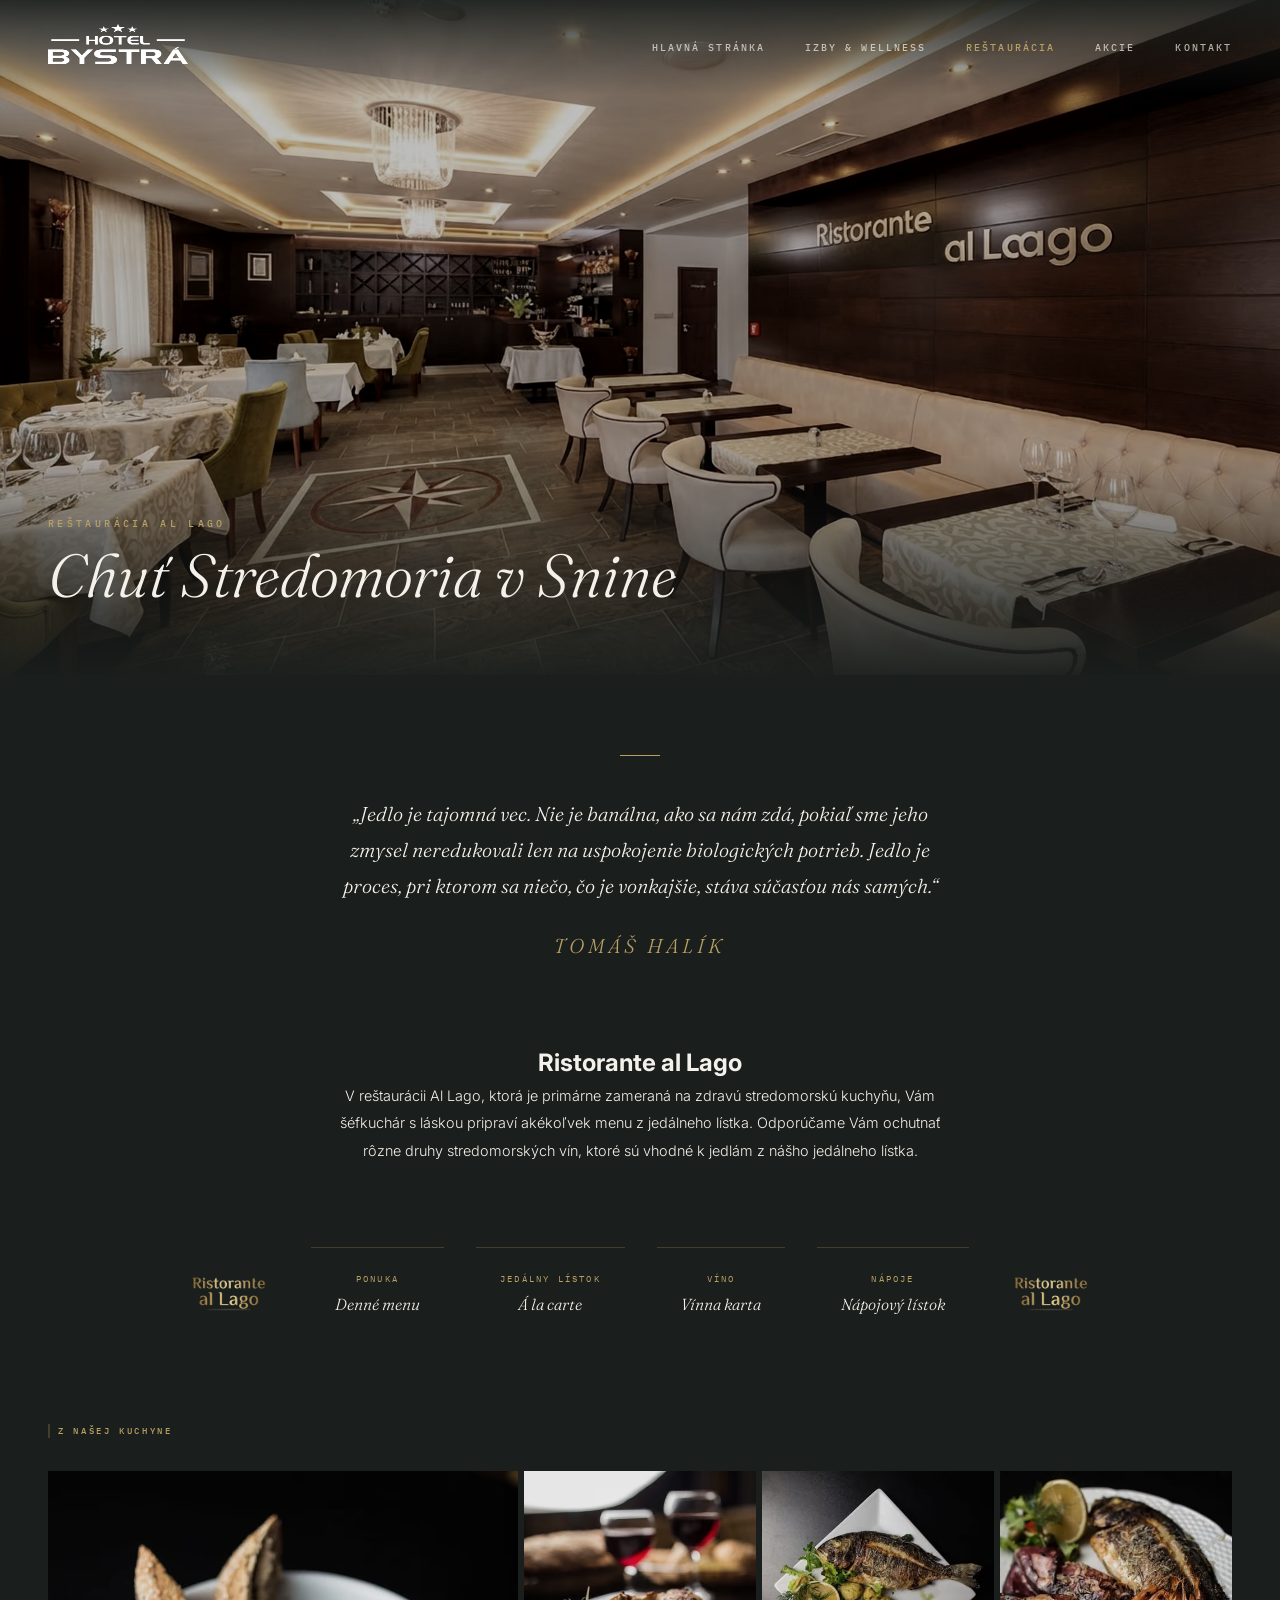
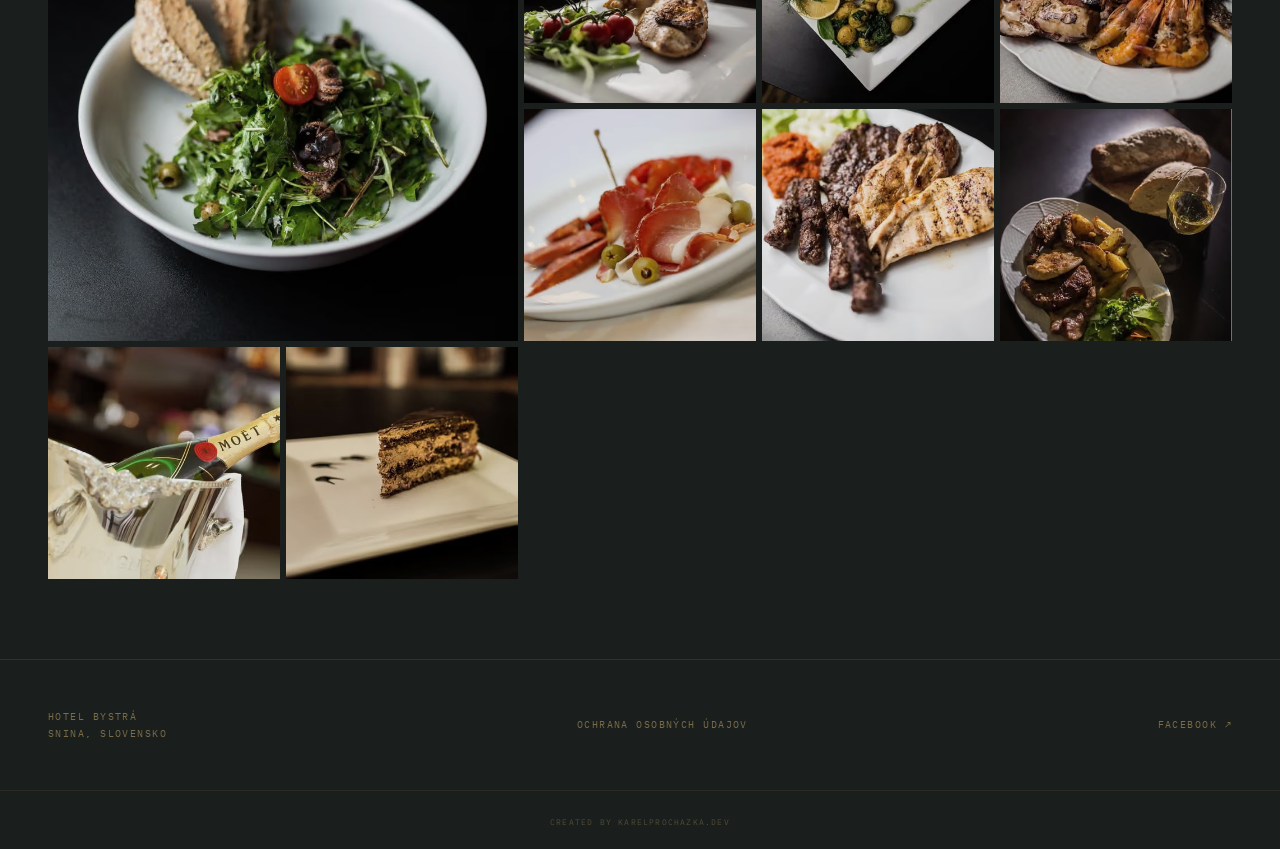
<file: restauracia.html>
<!DOCTYPE html>
<html lang="sk">
<head>
  <meta charset="UTF-8">
  <meta name="viewport" content="width=device-width, initial-scale=1.0">
  <title>Reštaurácia Al Lago | Stredomorská kuchyňa — Hotel Bystrá Snina</title>
  <meta name="description" content="Reštaurácia Al Lago v Hoteli Bystrá Snina — zdravá stredomorská kuchyňa z čerstvých surovín, vínna karta, denné menu. Oslavy a posedenia.">
  <meta name="keywords" content="reštaurácia Snina, stredomorská kuchyňa, Al Lago, denné menu Snina, vínna karta, oslavy Snina, hotelová reštaurácia">
  <meta name="author" content="Karel Procházka">
  <meta name="robots" content="index, follow">
  <link rel="canonical" href="https://hotelbystra.com/restauracia.html">

  <!-- Open Graph -->
  <meta property="og:type" content="website">
  <meta property="og:locale" content="sk_SK">
  <meta property="og:site_name" content="Hotel Bystrá">
  <meta property="og:title" content="Reštaurácia Al Lago | Hotel Bystrá Snina">
  <meta property="og:description" content="Zdravá stredomorská kuchyňa z čerstvých surovín. Denné menu, vínna karta, oslavy a posedenia.">
  <meta property="og:url" content="https://hotelbystra.com/restauracia.html">
  <meta property="og:image" content="https://hotelbystra.com/static/images/restaurant/hlavni_.jpg">
  <meta property="og:image:width" content="1200">
  <meta property="og:image:height" content="630">

  <!-- Twitter Card -->
  <meta name="twitter:card" content="summary_large_image">
  <meta name="twitter:title" content="Reštaurácia Al Lago | Hotel Bystrá Snina">
  <meta name="twitter:description" content="Zdravá stredomorská kuchyňa z čerstvých surovín. Denné menu, vínna karta, oslavy.">
  <meta name="twitter:image" content="https://hotelbystra.com/static/images/restaurant/hlavni_.jpg">

  <link rel="preconnect" href="https://fonts.googleapis.com">
  <link rel="preconnect" href="https://fonts.gstatic.com" crossorigin>
  <link rel="preload" as="style" href="https://fonts.googleapis.com/css2?family=Fraunces:ital,opsz,wght@0,9..144,300;0,9..144,400;1,9..144,300;1,9..144,400&family=Inter:wght@300;400;500&family=IBM+Plex+Mono:wght@400;500&display=swap" onload="this.onload=null;this.rel='stylesheet'">
  <noscript><link rel="stylesheet" href="https://fonts.googleapis.com/css2?family=Fraunces:ital,opsz,wght@0,9..144,300;0,9..144,400;1,9..144,300;1,9..144,400&family=Inter:wght@300;400;500&family=IBM+Plex+Mono:wght@400;500&display=swap"></noscript>
  <link rel="preload" as="image" href="static/images/restaurant/hlavni_-800.avif" imagesrcset="static/images/restaurant/hlavni_-800.avif 800w, static/images/restaurant/hlavni_-1200.avif 1200w, static/images/restaurant/hlavni_-1920.avif 1920w" imagesizes="100vw" fetchpriority="high">
  <link rel="stylesheet" href="css/base.css?v=2">
  <link rel="stylesheet" href="css/restauracia.css">

  <!-- JSON-LD Structured Data -->
  <script type="application/ld+json">
  {
    "@context": "https://schema.org",
    "@type": "Restaurant",
    "name": "Reštaurácia Al Lago",
    "description": "Stredomorská reštaurácia v Hoteli Bystrá v Snine. Zdravá kuchyňa z čerstvých surovín, vínna karta, denné menu.",
    "url": "https://hotelbystra.com/restauracia.html",
    "image": "https://hotelbystra.com/static/images/restaurant/hlavni_.jpg",
    "servesCuisine": "Stredomorská",
    "priceRange": "€€",
    "address": {
      "@type": "PostalAddress",
      "streetAddress": "Rybníčka 682",
      "addressLocality": "Snina",
      "postalCode": "069 01",
      "addressCountry": "SK"
    },
    "telephone": "+421-57-239-95-55",
    "email": "recepcia@hotelbystra.com",
    "hasMenu": "https://hotelbystra.com/denne-menu.html",
    "acceptsReservations": "true"
  }
  </script>
</head>
<body>

  <header class="header">
    <a href="index.html" class="wordmark"><img src="static/images/Hotel-Bystra-LOGO-WHITE.png" alt="Hotel Bystrá — logo hotela v Snine" height="40" width="140"></a>
    <button type="button" class="burger" aria-label="Otvoriť menu" aria-expanded="false">
      <span class="burger-line"></span>
      <span class="burger-line"></span>
      <span class="burger-line"></span>
    </button>
    <nav class="nav" aria-label="Hlavná navigácia">
      <a href="index.html">Hlavná stránka</a>
      <a href="izby.html">Izby &amp; Wellness</a>
      <a href="restauracia.html" class="active">Reštaurácia</a>
      <a href="akcie.html">Akcie</a>
      <a href="kontakt.html">Kontakt</a>
    </nav>
    <div class="nav-overlay" aria-hidden="true">
      <nav class="nav-overlay-inner" aria-label="Mobilná navigácia">
        <a href="index.html">Hlavná stránka</a>
        <a href="izby.html">Izby &amp; Wellness</a>
        <a href="restauracia.html">Reštaurácia</a>
        <a href="akcie.html">Akcie</a>
        <a href="kontakt.html">Kontakt</a>
      </nav>
    </div>
  </header>

  <main>
    <section class="hero">
      <picture><source type="image/avif" srcset="static/images/restaurant/hlavni_-800.avif 800w, static/images/restaurant/hlavni_-1200.avif 1200w, static/images/restaurant/hlavni_-1920.avif 1920w" sizes="100vw"><source type="image/webp" srcset="static/images/restaurant/hlavni_-800.webp 800w" sizes="100vw"><img src="static/images/restaurant/hlavni_.jpg" alt="Reštaurácia Al Lago — interiér stredomorskej reštaurácie v Hoteli Bystrá Snina" class="hero-bg" width="1920" height="1080" fetchpriority="high" decoding="async"></picture>
      <div class="hero-content">
        <p class="hero-eyebrow reveal">Reštaurácia Al Lago</p>
        <h1 class="reveal reveal-delay-1">Chuť Stredomoria v Snine</h1>
      </div>
    </section>

    <section class="quote">
      <div class="quote-divider reveal"></div>
      <p class="reveal reveal-delay-1">&bdquo;Jedlo je tajomná vec. Nie je banálna, ako sa nám zdá, pokiaľ sme jeho zmysel neredukovali len na uspokojenie biologických potrieb. Jedlo je proces, pri ktorom sa niečo, čo je vonkajšie, stáva súčasťou nás samých.&ldquo;</p>
      <p class="quote-attr reveal reveal-delay-2">Tomáš Halík</p>
    </section>

    <section class="description">
      <h2 class="reveal">Ristorante al Lago</h2>
      <p class="reveal reveal-delay-1">V reštaurácii Al Lago, ktorá je primárne zameraná na zdravú stredomorskú kuchyňu, Vám šéfkuchár s láskou pripraví akékoľvek menu z jedálneho lístka. Odporúčame Vám ochutnať rôzne druhy stredomorských vín, ktoré sú vhodné k jedlám z nášho jedálneho lístka.</p>
    </section>

    <nav class="menu-links" aria-label="Ponuka reštaurácie">
      <img src="static/images/restaurant/jogo-removebg-preview.png" alt="Logo reštaurácie Al Lago" class="menu-logo reveal" width="100" height="100" loading="lazy">
      <a href="denne-menu.html" class="menu-link reveal">
        <p class="menu-link-label">Ponuka</p>
        <p class="menu-link-title">Denné menu</p>
      </a>
      <a href="jedalny-listok.html" class="menu-link reveal reveal-delay-1">
        <p class="menu-link-label">Jedálny lístok</p>
        <p class="menu-link-title">Á la carte</p>
      </a>
      <a href="vinna-karta.html" class="menu-link reveal reveal-delay-2">
        <p class="menu-link-label">Víno</p>
        <p class="menu-link-title">Vínna karta</p>
      </a>
      <a href="napojovy-listok.html" class="menu-link reveal reveal-delay-3">
        <p class="menu-link-label">Nápoje</p>
        <p class="menu-link-title">Nápojový lístok</p>
      </a>
      <img src="static/images/restaurant/jogo-removebg-preview.png" alt="Logo reštaurácie Al Lago" class="menu-logo reveal reveal-delay-1" width="100" height="100" loading="lazy">
    </nav>

    <section class="food-gallery" aria-label="Galéria jedál z reštaurácie">
      <p class="food-gallery-label reveal">Z našej kuchyne</p>
      <div class="food-grid">
        <div class="food-item reveal">
          <picture><source srcset="static/images/food/655076529_26316905237998692_7006030613470946956_n-1.avif" type="image/avif"><img src="static/images/food/655076529_26316905237998692_7006030613470946956_n-1.jpg" alt="Stredomorský šalát s čerstvou zeleninou, olivami a pečivom v reštaurácii Al Lago" width="600" height="600" loading="lazy"></picture>
        </div>
        <div class="food-item reveal reveal-delay-1">
          <picture><source srcset="static/images/food/654604896_26316905777998638_1837153447326754204_n.avif" type="image/avif"><img src="static/images/food/654604896_26316905777998638_1837153447326754204_n.jpg" alt="Špecialita šéfkuchára — grilované mäso s bylinkami" width="600" height="600" loading="lazy"></picture>
        </div>
        <div class="food-item reveal reveal-delay-2">
          <picture><source srcset="static/images/food/654377852_26316906167998599_60287876023808631_n.avif" type="image/avif"><img src="static/images/food/654377852_26316906167998599_60287876023808631_n.jpg" alt="Pečená ryba s opekanými zemiakmi a zeleninou v reštaurácii Al Lago" width="600" height="600" loading="lazy"></picture>
        </div>
        <div class="food-item reveal">
          <picture><source srcset="static/images/food/654338013_26316905071332042_1553283148635410290_n.avif" type="image/avif"><img src="static/images/food/654338013_26316905071332042_1553283148635410290_n.jpg" alt="Predjedlo — syrová misa s olivami a pečivom" width="600" height="600" loading="lazy"></picture>
        </div>
        <div class="food-item reveal reveal-delay-1">
          <picture><source srcset="static/images/food/655754123_26316904994665383_4121000097985905309_n.avif" type="image/avif"><img src="static/images/food/655754123_26316904994665383_4121000097985905309_n.jpg" alt="Čerstvý šalát s grilovaným kuracím mäsom" width="600" height="600" loading="lazy"></picture>
        </div>
        <div class="food-item reveal reveal-delay-2">
          <picture><source srcset="static/images/food/654380775_26316905051332044_9070503741069502661_n.avif" type="image/avif"><img src="static/images/food/654380775_26316905051332044_9070503741069502661_n.jpg" alt="Hlavné jedlo — steaky s restovanou zeleninou" width="600" height="600" loading="lazy"></picture>
        </div>
        <div class="food-item reveal">
          <picture><source srcset="static/images/food/653921367_26316905027998713_4147938460580504981_n.avif" type="image/avif"><img src="static/images/food/653921367_26316905027998713_4147938460580504981_n.jpg" alt="Stredomorské víno s jedlom — vínna karta Al Lago" width="600" height="600" loading="lazy"></picture>
        </div>
        <div class="food-item reveal reveal-delay-1">
          <picture><source srcset="static/images/food/654863544_26316905314665351_4095570225709071038_n.avif" type="image/avif"><img src="static/images/food/654863544_26316905314665351_4095570225709071038_n.jpg" alt="Šéfkuchárska špecialita — ryba s citrónom" width="600" height="600" loading="lazy"></picture>
        </div>
        <div class="food-item reveal reveal-delay-2">
          <picture><source srcset="static/images/food/654926717_26316905054665377_5567703352859875925_n.avif" type="image/avif"><img src="static/images/food/654926717_26316905054665377_5567703352859875925_n.jpg" alt="Ďalšie jedlo z ponuky reštaurácie Al Lago" width="600" height="600" loading="lazy"></picture>
        </div>
      </div>
    </section>
  </main>

  <footer class="footer">
    <div class="footer-address">
      Hotel Bystrá<br>
      Snina, Slovensko
    </div>
    <a href="ochrana-osobnych-udajov.html">Ochrana osobných údajov</a>
      <a href="https://www.facebook.com/HotelBystraSnina/" target="_blank" rel="noopener noreferrer">Facebook &nearr;</a>
  </footer>

  <div class="site-credit">
    <a href="https://www.karelprochazka.dev" target="_blank" rel="noopener noreferrer">created by karelprochazka.dev</a>
  </div>

  <script defer src="js/menu.js"></script>
  <script defer src="js/reveal.js"></script>
</body>
</html>
</file>
<file: css/base.css>
/* ============================================================
   BASE.CSS — Hotel Bystrá
   Sdílené styly pro všechny stránky
   ============================================================


   /* ===========================
      Reset & Základní nastavení
      =========================== */
*, *::before, *::after {
  margin: 0;
  padding: 0;
  box-sizing: border-box;
}

:root {
  /* --- Barvy --- */
  --bg: #1a1e1c;
  --text: #F4F1EA;
  --brass: #b8a065;
  --brass-dim: rgba(184, 160, 101, 0.25);

  /* --- Fonty --- */
  --serif: 'Fraunces', Georgia, serif;
  --sans: 'Inter', system-ui, sans-serif;
  --mono: 'IBM Plex Mono', monospace;
}

html {
  scroll-behavior: smooth;
}

body {
  font-family: var(--sans);
  background: var(--bg);
  color: var(--text);
  line-height: 1.6;
  -webkit-font-smoothing: antialiased;
}

picture { display: block; }
.hero > picture { position: absolute; inset: 0; display: block; }
.gallery-item picture, .food-item picture, .wellness-image picture, .event-image picture { width: 100%; height: 100%; display: block; }


/* ===========================
   Header — pevná lišta nahoře
   =========================== */
.header {
  position: fixed;
  top: 0;
  left: 0;
  width: 100%;
  z-index: 100;
  display: flex;
  align-items: center;
  justify-content: space-between;
  padding: 1.5rem 3rem;
  background: linear-gradient(to bottom, rgba(26, 30, 28, 0.9), transparent);
}

/* Logo / název hotelu */
.wordmark {
  font-family: var(--mono);
  font-size: 0.7rem;
  font-weight: 500;
  letter-spacing: 0.25em;
  text-transform: uppercase;
  color: var(--text);
  text-decoration: none;
}

/* Navigace */
.nav {
  display: flex;
  gap: 2.5rem;
}

.nav a {
  font-family: var(--mono);
  font-size: 0.65rem;
  font-weight: 500;
  letter-spacing: 0.2em;
  text-transform: uppercase;
  color: var(--text);
  text-decoration: none;
  opacity: 0.7;
  transition: opacity 0.3s ease;
}

.nav a:hover {
  opacity: 1;
}

.nav a:focus-visible,
.nav-overlay-inner a:focus-visible,
.footer a:focus-visible,
.site-credit a:focus-visible,
.burger:focus-visible {
  outline: 2px solid var(--brass);
  outline-offset: 4px;
}

.nav a.active {
  opacity: 1;
  color: var(--brass);
}


/* ===========================
   Footer — patička
   =========================== */
.footer {
  border-top: 1px solid rgba(184, 160, 101, 0.15);
  padding: 3rem;
  display: flex;
  align-items: center;
  justify-content: space-between;
  flex-wrap: wrap;
  gap: 1.5rem;
}

.footer-address {
  font-family: var(--mono);
  font-size: 0.6rem;
  letter-spacing: 0.15em;
  text-transform: uppercase;
  color: var(--brass);
  opacity: 0.6;
  line-height: 1.8;
}

.footer a {
  color: var(--brass);
  text-decoration: none;
  font-family: var(--mono);
  font-size: 0.6rem;
  letter-spacing: 0.15em;
  text-transform: uppercase;
  opacity: 0.6;
  transition: opacity 0.3s ease;
}

.footer a:hover {
  opacity: 1;
}

.site-credit {
  text-align: center;
  padding: 1rem;
  border-top: 1px solid rgba(184, 160, 101, 0.1);
}

.site-credit a {
  font-family: var(--mono);
  font-size: 0.5rem;
  letter-spacing: 0.15em;
  text-transform: uppercase;
  color: var(--brass);
  text-decoration: none;
  opacity: 0.35;
  transition: opacity 0.3s;
}

.site-credit a:hover {
  opacity: 1;
}


/* ===========================
   Burger — hamburger tlačítko
   =========================== */
.burger {
  display: none;
  background: none;
  border: none;
  cursor: pointer;
  padding: 8px;
  z-index: 200;
  position: relative;
  width: 44px;
  height: 44px;
  justify-content: center;
  align-items: center;
}

.burger-line {
  display: block;
  width: 22px;
  height: 1.5px;
  background: var(--text);
  position: absolute;
  left: 50%;
  transform: translateX(-50%);
  transition: transform 0.35s ease, opacity 0.25s ease, width 0.35s ease;
}

.burger-line:nth-child(1) { transform: translateX(-50%) translateY(-7px); }
.burger-line:nth-child(2) { transform: translateX(-50%) translateY(0); }
.burger-line:nth-child(3) { transform: translateX(-50%) translateY(7px); }

/* Animace na X */
.burger[aria-expanded="true"] .burger-line:nth-child(1) {
  transform: translateX(-50%) translateY(0) rotate(45deg);
  width: 22px;
}
.burger[aria-expanded="true"] .burger-line:nth-child(2) {
  opacity: 0;
  width: 0;
}
.burger[aria-expanded="true"] .burger-line:nth-child(3) {
  transform: translateX(-50%) translateY(0) rotate(-45deg);
  width: 22px;
}


/* ===========================
   Nav Overlay — plná obrazovka
   =========================== */
.nav-overlay {
  position: fixed;
  inset: 0;
  z-index: 150;
  background: rgba(26, 30, 28, 0.97);
  backdrop-filter: blur(20px);
  -webkit-backdrop-filter: blur(20px);
  display: flex;
  align-items: center;
  justify-content: center;
  opacity: 0;
  visibility: hidden;
  transition: opacity 0.4s ease, visibility 0.4s ease;
}

.nav-overlay[aria-hidden="false"] {
  opacity: 1;
  visibility: visible;
}

.nav-overlay-inner {
  display: flex;
  flex-direction: column;
  align-items: center;
  gap: 2rem;
  transform: translateY(20px);
  transition: transform 0.45s ease;
}

.nav-overlay[aria-hidden="false"] .nav-overlay-inner {
  transform: translateY(0);
}

.nav-overlay-inner a {
  font-family: var(--serif);
  font-style: italic;
  font-weight: 300;
  font-size: clamp(1.6rem, 5vw, 2.8rem);
  color: var(--text);
  text-decoration: none;
  opacity: 0.7;
  transition: opacity 0.3s ease, color 0.3s ease;
}

.nav-overlay-inner a:hover,
.nav-overlay-inner a.active {
  opacity: 1;
  color: var(--brass);
}


.reveal {
  opacity: 0;
  transform: translateY(14px);
  transition: opacity 0.7s ease, transform 0.7s ease;
  will-change: opacity, transform;
}

.reveal.is-visible {
  opacity: 1;
  transform: none;
}

.reveal-delay-1 { transition-delay: 0.08s; }
.reveal-delay-2 { transition-delay: 0.16s; }
.reveal-delay-3 { transition-delay: 0.24s; }
.reveal-delay-4 { transition-delay: 0.32s; }

@media (prefers-reduced-motion: reduce) {
  .reveal { opacity: 1; transform: none; transition: none; }
}

/* ===========================
   Responsive — mobilní verze
   =========================== */
@media (max-width: 860px) {
  .header {
    padding: 1.2rem 1.5rem;
  }

  .burger {
    display: flex;
  }

  .nav {
    display: none;
  }

  .footer {
    flex-direction: column;
    align-items: flex-start;
    padding: 2rem 1.5rem;
  }
}
</file>
<file: css/index.css>
/* ============================================================
   INDEX.CSS — Stránka index.html
   Hero sekce s interaktivními zónami + citát
   ============================================================ */


/* ===========================
   Hero — hlavní sekce s pozadím
   =========================== */
.hero {
  position: relative;
  width: 100%;
  height: 86vh;
  overflow: hidden;
}

/* Obrázek pozadí */
.hero-bg {
  position: absolute;
  inset: 0;
  width: 100%;
  height: 100%;
  object-fit: cover;
  filter: grayscale(35%) brightness(0.78) contrast(1.1) saturate(0.9);
  transition: filter 0.6s ease;
}

/* Název hotelu uprostřed */
.hero-title-area {
  position: absolute;
  top: 0;
  left: 0;
  width: 100%;
  z-index: 10;
  text-align: center;
  padding-top: 7rem;
  pointer-events: none;
}

.hero-eyebrow {
  font-family: var(--mono);
  font-size: 0.6rem;
  font-weight: 500;
  letter-spacing: 0.35em;
  text-transform: uppercase;
  color: var(--brass);
  margin-bottom: 0.6rem;
  opacity: 1;
  text-shadow: 0 1px 10px rgba(0,0,0,0.7);
}

/* Hlavní nadpis */
.hero-heading, .hero h1 {
  font-family: var(--serif);
  font-style: italic;
  font-weight: 400;
  font-size: clamp(1.9rem, 4.2vw, 3.4rem);
  color: #fff;
  letter-spacing: 0.02em;
  text-shadow: 0 3px 24px rgba(0,0,0,0.7), 0 1px 8px rgba(0,0,0,0.85), 0 0 1px rgba(0,0,0,0.9);
}


/* ===========================
   Hero zóny — 3 interaktivní panely
   =========================== */
.hero-zones {
  position: absolute;
  inset: 0;
  display: flex;
  z-index: 5;
}

/* Jedna zóna (Izby, Reštaurácia, Akcie) */
.hero-zone {
  flex: 1;
  display: flex;
  flex-direction: column;
  justify-content: flex-end;
  padding: 3rem 2.5rem;
  text-decoration: none;
  color: var(--text);
  position: relative;
  overflow: hidden;
  transition: filter 0.6s ease;
  background: linear-gradient(to top, rgba(0,0,0,0.38) 0%, rgba(0,0,0,0.12) 45%, transparent 70%);
}

/* Překryvný gradient při hoveru */
.hero-zone::before {
  content: '';
  position: absolute;
  inset: 0;
  opacity: 0;
  transition: opacity 0.6s ease;
  pointer-events: none;
}

/* Barvy překryvu pro každou zónu */
.hero-zone--izby::before {
  background: linear-gradient(to bottom, transparent 20%, rgba(184, 160, 101, 0.35) 100%);
}

.hero-zone--resto::before {
  background: linear-gradient(to bottom, transparent 20%, rgba(120, 40, 50, 0.4) 100%);
}

.hero-zone--akcie::before {
  background: linear-gradient(to bottom, transparent 20%, rgba(40, 90, 70, 0.4) 100%);
}

/* Obsah uvnitř zóny */
.hero-zone-content {
  position: relative;
  z-index: 2;
  transform: translateY(10px);
  opacity: 0.95;
  transition: transform 0.5s ease, opacity 0.5s ease;
  text-align: center;
  display: flex;
  flex-direction: column;
  align-items: center;
  text-shadow: 0 2px 12px rgba(0,0,0,0.65), 0 1px 4px rgba(0,0,0,0.8);
}

.zone-label {
  font-family: var(--mono);
  font-size: 0.55rem;
  font-weight: 600;
  letter-spacing: 0.3em;
  text-transform: uppercase;
  color: var(--brass);
  margin-bottom: 0.5rem;
  text-shadow: 0 1px 8px rgba(0,0,0,0.7);
}

/* "Izby & Wellness", "Reštaurácia", "Akcie" */
.zone-title {
  font-family: var(--serif);
  font-style: italic;
  font-weight: 400;
  font-size: clamp(1.2rem, 2.2vw, 1.8rem);
  margin-bottom: 0.4rem;
  line-height: 1.2;
  text-shadow: 0 2px 14px rgba(0,0,0,0.65);
}

/* Popis pod nadpisem */
.zone-desc {
  font-family: var(--sans);
  font-size: 0.8rem;
  font-weight: 400;
  opacity: 0.92;
  max-width: 240px;
  line-height: 1.5;
  margin-bottom: 1.2rem;
  text-shadow: 0 1px 10px rgba(0,0,0,0.7);
}

/* Odkaz "Viac →" */
.zone-more {
  display: inline-flex;
  align-items: center;
  gap: 0.6rem;
  font-family: var(--mono);
  font-size: 0.6rem;
  font-weight: 600;
  letter-spacing: 0.2em;
  text-transform: uppercase;
  color: var(--brass);
  padding-top: 0.8rem;
  border-top: 1px solid var(--brass-dim);
  width: fit-content;
  transition: border-color 0.5s ease;
  text-shadow: 0 1px 8px rgba(0,0,0,0.6);
}

.zone-more-arrow {
  transition: transform 0.5s ease;
}


/* ===========================
   Hover efekty — parent :has() detekce
   =========================== */

/* Zvýraznit zónu pod kurzorem */
.hero:has(.hero-zone:hover) .hero-zone:hover::before {
  opacity: 1;
}

.hero:has(.hero-zone:hover) .hero-zone:hover .hero-zone-content {
  transform: translateY(0);
  opacity: 1;
}

.hero:has(.hero-zone:hover) .hero-zone:hover .zone-more {
  border-color: var(--brass);
}

.hero:has(.hero-zone:hover) .hero-zone:hover .zone-more-arrow {
  transform: translateX(4px);
}

/* Ztmavit sousední zóny */
.hero:has(.hero-zone:hover) .hero-zone:not(:hover) {
  filter: brightness(0.663) saturate(0.4);
}

/* Ztmavit pozadí */
.hero:has(.hero-zone:hover) .hero-bg {
  filter: grayscale(50%) brightness(0.663) contrast(1.1) saturate(0.7);
}


/* ===========================
   Citát — prostřední sekce
   =========================== */
.quote-section {
  padding: 5rem 3rem;
  text-align: center;
  max-width: 700px;
  margin: 0 auto;
}

.quote-section p {
  font-family: var(--serif);
  font-style: italic;
  font-weight: 300;
  font-size: clamp(1rem, 2vw, 1.35rem);
  line-height: 1.7;
  color: var(--text);
  opacity: 0.8;
}

/* Zlatá čárka nad citátem */
.quote-divider {
  width: 40px;
  height: 1px;
  background: var(--brass);
  margin: 0 auto 2rem;
  opacity: 0.5;
}


/* ===========================
   Responsive — mobilní verze
   =========================== */
@media (max-width: 860px) {
  .hero {
    height: auto;
    min-height: 100vh;
    display: flex;
    flex-direction: column;
    background: var(--bg);
  }

  .hero-bg {
    height: 100%;
    min-height: 100vh;
    position: absolute;
    inset: 0;
  }

  .hero-title-area {
    position: relative;
    z-index: 10;
    padding: 6rem 1.5rem 1rem;
  }

  .hero-zones {
    position: relative;
    z-index: 10;
    flex: 1;
    display: flex;
    flex-direction: column;
    justify-content: flex-end;
    inset: auto;
    margin-top: auto;
    padding: 0 1rem 2rem;
    gap: 2px;
  }

  .hero-zone {
    min-height: 0;
    padding: 1.4rem 1.2rem;
    touch-action: manipulation;
    background: transparent;
    text-align: center;
    align-items: center;
    border-bottom: 1px solid rgba(184, 160, 101, 0.1);
  }

  .hero-zone:last-child {
    border-bottom: none;
  }

  /* Žádný barevný overlay na mobilu */
  .hero-zone::before {
    display: none !important;
  }

  .hero-zone-content {
    transform: none;
    opacity: 1;
  }

  .zone-desc {
    display: none;
  }

  .zone-more {
    padding-top: 0.6rem;
    font-size: 0.55rem;
  }

  .quote-section {
    padding: 3rem 1.5rem;
    background: var(--bg);
  }

  /* Gradient přechod z hero do obsahu */
  .hero::after {
    content: '';
    position: absolute;
    bottom: 0;
    left: 0;
    width: 100%;
    height: 200px;
    background: linear-gradient(to bottom, transparent 0%, var(--bg) 100%);
    z-index: 9;
    pointer-events: none;
  }
}
</file>
<file: css/akcie.css>
/* ============================================================
   AKCIE.CSS — Stránka akcie.html
   Podujatia a akcie
   ============================================================ */


/* ===========================
   Hero — centrován bez obrázku
   =========================== */
.hero {
  position: relative;
  width: 100%;
  height: 50vh;
  display: flex;
  align-items: center;
  justify-content: center;
  text-align: center;
}

.hero-eyebrow {
  font-family: var(--mono);
  font-size: 0.6rem;
  font-weight: 500;
  letter-spacing: 0.35em;
  text-transform: uppercase;
  color: var(--brass);
  margin-bottom: 0.8rem;
}

.hero-heading, .hero h1 {
  font-family: var(--serif);
  font-style: italic;
  font-weight: 300;
  font-size: clamp(2rem, 5vw, 3.5rem);
  line-height: 1.15;
}


/* ===========================
   Seznam akcí
   =========================== */
.events {
  max-width: 800px;
  margin: 0 auto;
  padding: 0 3rem 5rem;
}

/* "Aktuálne akcie" */
.events-label {
  font-family: var(--mono);
  font-size: 0.55rem;
  font-weight: 500;
  letter-spacing: 0.3em;
  text-transform: uppercase;
  color: var(--brass);
  margin-bottom: 2.5rem;
  text-align: center;
  border-top: 1px solid rgba(184, 160, 101, 0.12);
  padding-top: 2.5rem;
}

/* Jedna karta akce */
.event-card {
  display: grid;
  grid-template-columns: 1fr;
  gap: 0;
  border-top: 1px solid rgba(184, 160, 101, 0.12);
  padding: 2.5rem 0;
  text-align: center;
  opacity: 0;
  transform: translateY(15px);
  animation: fadeUp 0.5s ease forwards;
}

/* Postupné zobrazení karet */
.event-card:nth-child(2) { animation-delay: 0.1s; }
.event-card:nth-child(3) { animation-delay: 0.2s; }
.event-card:nth-child(4) { animation-delay: 0.3s; }

/* Animace */
@keyframes fadeUp {
  to { opacity: 1; transform: translateY(0); }
}

/* Obrázek akce */
.event-image {
  width: 100%;
  height: auto;
  display: block;
  margin-top: 1.5rem;
  filter: brightness(0.95);
  transition: filter 0.4s ease;
}

.event-card:hover .event-image {
  filter: brightness(1);
}

/* "24. augusta 2026" */
.event-date {
  font-family: var(--mono);
  font-size: 0.55rem;
  letter-spacing: 0.2em;
  text-transform: uppercase;
  color: var(--brass);
  margin-bottom: 0.6rem;
}

/* Název akce */
.event-title {
  font-family: var(--serif);
  font-style: italic;
  font-weight: 300;
  font-size: clamp(1.3rem, 2.5vw, 1.8rem);
  line-height: 1.25;
  margin-bottom: 0.8rem;
}

/* Popis akce */
.event-desc {
  font-size: 0.85rem;
  font-weight: 300;
  line-height: 1.7;
  opacity: 0.7;
}

/* Štítek (badge) */
.event-badge {
  display: inline-block;
  font-family: var(--mono);
  font-size: 0.5rem;
  letter-spacing: 0.15em;
  text-transform: uppercase;
  color: var(--brass);
  border: 1px solid var(--brass-dim);
  padding: 0.3rem 0.8rem;
  margin-top: 1rem;
  width: fit-content;
}

/* "Zatiaľ žiadne akcie" */
.no-events {
  text-align: center;
  padding: 4rem 0;
  opacity: 0.4;
}

.no-events p {
  font-family: var(--serif);
  font-style: italic;
  font-size: 1.1rem;
}


/* ===========================
   Responsive — mobilní verze
   =========================== */
@media (max-width: 860px) {
  .hero { height: 40vh; }
  .events { padding: 0 1rem 3rem; }
  .event-card { padding: 2rem 0; }
  .event-image { margin-top: 1rem; }
}
</file>
<file: css/izby.css>
/* ============================================================
   IZBY.CSS — Stránka izby.html
   Ubytovanie, galéria, wellness, cenník
   ============================================================ */


/* ===========================
   Hero — sekce s pozadím a obsahem
   =========================== */
.hero {
  position: relative;
  width: 100%;
  height: 75vh;
  overflow: hidden;
}

.hero-bg {
  width: 100%;
  height: 100%;
  object-fit: cover;
  filter: grayscale(35%) brightness(0.725) contrast(1.1) saturate(0.9);
}

/* Překryv s gradientem dole */
.hero-content {
  position: absolute;
  bottom: 0;
  left: 0;
  width: 100%;
  padding: 4rem 3rem;
  background: linear-gradient(to top, rgba(26, 30, 28, 0.95) 0%, transparent 100%);
}

.hero-eyebrow {
  font-family: var(--mono);
  font-size: 0.6rem;
  font-weight: 500;
  letter-spacing: 0.35em;
  text-transform: uppercase;
  color: var(--brass);
  margin-bottom: 0.6rem;
}

.hero-heading, .hero h1 {
  font-family: var(--serif);
  font-style: italic;
  font-weight: 300;
  font-size: clamp(2rem, 5vw, 3.8rem);
  line-height: 1.15;
}


/* ===========================
   Úvod — citát pod hero
   =========================== */
.intro {
  max-width: 720px;
  margin: 0 auto;
  padding: 5rem 3rem 4rem;
  text-align: center;
}

.intro-divider {
  width: 40px;
  height: 1px;
  background: var(--brass);
  margin: 0 auto 2.5rem;
  opacity: 0.5;
}

.intro p {
  font-family: var(--serif);
  font-style: italic;
  font-weight: 300;
  font-size: clamp(1rem, 2vw, 1.25rem);
  line-height: 1.8;
  opacity: 0.8;
}


/* ===========================
   Galéria — mřížka fotek pokojů
   =========================== */
.gallery {
  padding: 0 3rem 5rem;
}

/* Nadpis "Galéria izieb" */
.gallery-label {
  font-family: var(--mono);
  font-size: 0.55rem;
  font-weight: 500;
  letter-spacing: 0.3em;
  text-transform: uppercase;
  color: var(--brass);
  margin-bottom: 2rem;
  padding-left: 0.5rem;
  border-left: 2px solid var(--brass-dim);
}

/* Mřížka 12 sloupců */
.gallery-grid {
  display: grid;
  grid-template-columns: repeat(12, 1fr);
  gap: 6px;
}

/* Jedna fotka */
.gallery-item {
  position: relative;
  overflow: hidden;
}

.gallery-item img {
  width: 100%;
  height: 100%;
  object-fit: cover;
  display: block;
  filter: grayscale(20%) brightness(0.925);
  transition: filter 0.6s ease, transform 0.8s ease;
}

.gallery-item:hover img {
  filter: grayscale(0%) brightness(1);
  transform: scale(1.03);
}

/* Popisek pod fotkou */
.gallery-item-caption {
  position: absolute;
  bottom: 0;
  left: 0;
  width: 100%;
  padding: 1.5rem;
  background: linear-gradient(to top, rgba(26, 30, 28, 0.8), transparent);
  opacity: 0;
  transition: opacity 0.5s ease;
}

.gallery-item:hover .gallery-item-caption {
  opacity: 1;
}

.gallery-item-caption span {
  font-family: var(--mono);
  font-size: 0.55rem;
  letter-spacing: 0.2em;
  text-transform: uppercase;
  color: var(--brass);
}

/* Rozložení fotek v mřížce */
.gallery-item:nth-child(1) { grid-column: 1 / 8; }
.gallery-item:nth-child(2) { grid-column: 8 / 13; }
.gallery-item:nth-child(3) { grid-column: 1 / 5; }
.gallery-item:nth-child(4) { grid-column: 5 / 9; }
.gallery-item:nth-child(5) { grid-column: 9 / 13; }
.gallery-item:nth-child(6) { grid-column: 1 / 13; }

/* Výška fotek */
.gallery-item:nth-child(1) img,
.gallery-item:nth-child(2) img { height: 380px; }

.gallery-item:nth-child(3) img,
.gallery-item:nth-child(4) img,
.gallery-item:nth-child(5) img { height: 300px; }

.gallery-item:nth-child(6) img { height: 420px; }


.wellness {
  max-width: 1320px;
  margin: 0 auto;
  padding: 2rem 2.5rem 4rem;
}

.wellness-top {
  display: grid;
  grid-template-columns: 1.45fr 0.85fr;
  gap: 16px;
  align-items: start;
}

.wellness-middle {
  display: grid;
  grid-template-columns: 0.9fr 1.35fr;
  gap: 16px;
  margin-top: 16px;
  align-items: stretch;
}

.wellness-main-image {
  position: relative;
  overflow: hidden;
  border-radius: 0;
  background: #2a2520;
  height: 340px;
}

.wellness-main-image img {
  width: 100%;
  height: 100%;
  object-fit: cover;
  object-position: center 45%;
  display: block;
  filter: grayscale(10%) brightness(0.93);
  transition: transform 0.8s ease, filter 0.6s ease;
}

.wellness-middle .wellness-main-image {
  background: #1a1e1c;
  height: 340px;
}

.wellness-middle .wellness-main-image img {
  object-fit: cover;
  object-position: center;
}

.wellness-main-image:hover img {
  transform: scale(1.03);
  filter: grayscale(0%) brightness(1);
}

.wellness-image-label {
  position: absolute;
  bottom: 0;
  left: 0;
  width: 100%;
  padding: 1.5rem;
  background: linear-gradient(to top, rgba(26,30,28,0.8), transparent);
  font-family: var(--mono);
  font-size: 0.55rem;
  letter-spacing: 0.2em;
  text-transform: uppercase;
  color: var(--brass);
  opacity: 0;
  transition: opacity 0.5s ease;
}

.wellness-main-image:hover .wellness-image-label {
  opacity: 1;
}

.wellness-text {
  display: flex;
  flex-direction: column;
  justify-content: flex-start;
  padding: 1rem 0 0 1rem;
}

.wellness-middle .wellness-list {
  justify-content: center;
  padding: 1rem 0;
}

.wellness-bottom {
  margin-top: 16px;
  background: rgba(255,255,255,0.04);
  border: 1px solid rgba(184,160,101,0.18);
  border-radius: 0;
  padding: 1.1rem 1.4rem;
  display: flex;
  justify-content: space-between;
  align-items: center;
  gap: 1rem;
}

.wellness-bottom-text strong {
  display: block;
  font-family: var(--serif);
  font-weight: 400;
  font-size: 0.9rem;
  margin-bottom: 0.2rem;
}

.wellness-bottom-text span {
  font-size: 0.75rem;
  opacity: 0.55;
}

.wellness-btn {
  background: var(--brass);
  color: #1a1e1c;
  padding: 0.65rem 1.3rem;
  border-radius: 0;
  font-family: var(--mono);
  font-size: 0.65rem;
  font-weight: 500;
  letter-spacing: 0.06em;
  text-decoration: none;
  white-space: nowrap;
  transition: opacity 0.2s;
}

.wellness-btn:hover { opacity: 0.9; }

/* "WELLNESS & RELAX" */
.wellness-eyebrow {
  font-family: var(--mono);
  font-size: 0.55rem;
  font-weight: 500;
  letter-spacing: 0.35em;
  text-transform: uppercase;
  color: var(--brass);
  margin-bottom: 1.2rem;
}

/* "Oddych, ktorý si zaslúžite" */
.wellness-heading {
  font-family: var(--serif);
  font-style: italic;
  font-weight: 300;
  font-size: clamp(1.6rem, 3vw, 2.6rem);
  line-height: 1.2;
  margin-bottom: 1.5rem;
}

/* Popis wellness */
.wellness-desc {
  font-size: 0.9rem;
  font-weight: 300;
  line-height: 1.8;
  opacity: 0.75;
  max-width: 420px;
  margin-bottom: 2.5rem;
}

/* Seznam vybavení */
.wellness-list {
  list-style: none;
  display: flex;
  flex-direction: column;
  gap: 0.8rem;
}

.wellness-list li {
  font-size: 0.9rem;
  font-weight: 300;
  line-height: 1.6;
  opacity: 0.75;
  padding-left: 1rem;
  border-left: 1px solid var(--brass-dim);
}


/* ===========================
   Cenník — sekce s cenou
   =========================== */
.pricing {
  padding: 6rem 3rem;
  text-align: center;
  border-top: 1px solid rgba(184, 160, 101, 0.1);
}

/* "Cenník ubytovania" */
.pricing-label {
  font-family: var(--mono);
  font-size: 0.55rem;
  font-weight: 500;
  letter-spacing: 0.3em;
  text-transform: uppercase;
  color: var(--brass);
  margin-bottom: 1.5rem;
}

/* "95 €" */
.pricing-amount {
  font-family: var(--serif);
  font-style: italic;
  font-weight: 300;
  font-size: clamp(2.5rem, 5vw, 4rem);
  color: var(--text);
  margin-bottom: 0.3rem;
}

/* "izba / noc" */
.pricing-note {
  font-family: var(--mono);
  font-size: 0.6rem;
  letter-spacing: 0.15em;
  text-transform: uppercase;
  opacity: 0.45;
  margin-bottom: 2rem;
}

/* Co je v ceně */
.pricing-includes {
  display: flex;
  justify-content: center;
  gap: 3rem;
  flex-wrap: wrap;
}

.pricing-includes span {
  font-family: var(--mono);
  font-size: 0.6rem;
  letter-spacing: 0.12em;
  text-transform: uppercase;
  opacity: 0.5;
  padding-top: 1rem;
  border-top: 1px solid var(--brass-dim);
}


/* ===========================
   Responsive — mobilní verze
   =========================== */
@media (max-width: 860px) {
  .hero { height: 55vh; }
  .hero-content { padding: 2.5rem 1.5rem; }
  .intro { padding: 3rem 1.5rem 2.5rem; }
  .gallery { padding: 0 1rem 3rem; }
  .gallery-grid { display: flex; flex-direction: column; gap: 4px; }
  .gallery-item img { height: 200px !important; }
  .gallery-item:last-child img { height: 240px !important; }
  .gallery-item-caption { opacity: 1; }
  .wellness { padding: 1.5rem 1rem 3rem; display: flex; flex-direction: column; gap: 16px; }
  .wellness-top, .wellness-middle { display: contents; }
  .wellness-top .wellness-text { order: 1; }
  .wellness-top .wellness-main-image { order: 4; }
  .wellness-middle .wellness-list { order: 2; }
  .wellness-middle .wellness-main-image { order: 3; }
  .wellness-bottom { order: 5; }
  .wellness-main-image { height: 240px; }
  .wellness-image-label { opacity: 1; }
  .wellness-text { padding: 1.5rem 0 0; }
  .wellness-bottom { flex-direction: column; align-items: stretch; text-align: center; }
  .wellness-bottom .wellness-btn { text-align: center; }
  .wellness-desc { max-width: 100%; }
  .pricing { padding: 4rem 1.5rem; }
  .pricing-includes { flex-direction: column; align-items: stretch; gap: 0; width: 220px; margin: 0 auto; }
  .pricing-includes span { text-align: center; padding: 2rem 0 1rem; }
}
</file>
<file: css/kontakt.css>
/* ============================================================
   KONTAKT.CSS — Stránka kontakt.html
   Kontaktní údaje, mapa, fakturační údaje
   ============================================================ */


/* ===========================
   Hero — s pozadím a překryvem
   =========================== */
.hero {
  position: relative;
  width: 100%;
  height: 50vh;
  min-height: 340px;
  overflow: hidden;
  display: flex;
  align-items: flex-end;
  justify-content: center;
}

.hero-bg {
  position: absolute;
  inset: 0;
  width: 100%;
  height: 100%;
  object-fit: cover;
  filter: grayscale(35%) brightness(0.4) contrast(1.1) saturate(0.9);
}

/* Gradient překryv */
.hero-overlay {
  position: absolute;
  inset: 0;
  background: linear-gradient(to bottom, rgba(26, 30, 28, 0.6), rgba(26, 30, 28, 0.95));
}

/* Text v hero */
.hero-title-area {
  position: relative;
  z-index: 10;
  text-align: center;
  padding: 0 2rem 4rem;
}

.hero-eyebrow {
  font-family: var(--mono);
  font-size: 0.6rem;
  font-weight: 500;
  letter-spacing: 0.35em;
  text-transform: uppercase;
  color: var(--brass);
  margin-bottom: 0.6rem;
  opacity: 0.8;
}

.hero-heading, .hero h1 {
  font-family: var(--serif);
  font-style: italic;
  font-weight: 300;
  font-size: clamp(1.8rem, 4vw, 3.2rem);
  color: var(--text);
  letter-spacing: 0.02em;
}


/* ===========================
   Kontaktní mřížka — 4 karty
   =========================== */
.contact-section {
  padding: 5rem 3rem;
  max-width: 1200px;
  margin: 0 auto;
}

.contact-grid {
  display: grid;
  grid-template-columns: repeat(4, 1fr);
  gap: 3rem;
}

/* Jedna kontaktní karta */
.contact-card {
  text-align: center;
  padding: 2.5rem 1.5rem;
  border: 1px solid rgba(184, 160, 101, 0.12);
  border-radius: 2px;
  transition: border-color 0.4s ease, background 0.4s ease;
}

.contact-card:hover {
  border-color: rgba(184, 160, 101, 0.3);
  background: rgba(184, 160, 101, 0.04);
}

/* SVG ikony */
.contact-icon {
  width: 48px;
  height: 48px;
  margin: 0 auto 1.5rem;
  fill: none;
  stroke: var(--brass);
  stroke-width: 1.5;
  stroke-linecap: round;
  stroke-linejoin: round;
}

/* "Nájdete nás", "Napíšte nám", atd. */
.contact-label {
  font-family: var(--serif);
  font-style: italic;
  font-weight: 300;
  font-size: 1.2rem;
  color: var(--text);
  margin-bottom: 1.2rem;
}

/* Text v kartě (adresa, email, telefon) */
.contact-info {
  font-family: var(--mono);
  font-size: 0.65rem;
  font-weight: 400;
  letter-spacing: 0.1em;
  line-height: 2;
  color: var(--text);
  opacity: 0.7;
}

.contact-info a {
  color: var(--brass);
  text-decoration: none;
  transition: opacity 0.3s ease;
}

.contact-info a:hover {
  opacity: 0.8;
}

/* "Manager", "IČO:", atd. */
.contact-info .label-small {
  display: block;
  font-size: 0.55rem;
  letter-spacing: 0.2em;
  text-transform: uppercase;
  color: var(--brass);
  opacity: 0.6;
  margin-top: 0.8rem;
}


/* ===========================
   Mapa — karta s mapou a adresou
   =========================== */
.map-card {
  max-width: 1200px;
  margin: 0 auto 5rem;
  padding: 0 3rem;
}

.map-card-inner {
  display: grid;
  grid-template-columns: 1fr 1.4fr;
  border: 1px solid rgba(184, 160, 101, 0.2);
  border-radius: 2px;
  overflow: hidden;
  min-height: 420px;
}

/* Levá strana — text a tlačítko */
.map-card-text {
  padding: 3.5rem 3rem;
  display: flex;
  flex-direction: column;
  justify-content: center;
  background: rgba(184, 160, 101, 0.03);
}

/* "Adresa" */
.map-card-eyebrow {
  font-family: var(--mono);
  font-size: 0.55rem;
  font-weight: 500;
  letter-spacing: 0.3em;
  text-transform: uppercase;
  color: var(--brass);
  opacity: 0.7;
  margin-bottom: 1rem;
}

/* "Hotel Bystrá" */
.map-card-heading {
  font-family: var(--serif);
  font-style: italic;
  font-weight: 300;
  font-size: 1.6rem;
  color: var(--text);
  margin-bottom: 1.5rem;
  line-height: 1.3;
}

/* Adresa */
.map-card-address {
  font-family: var(--mono);
  font-size: 0.65rem;
  letter-spacing: 0.12em;
  line-height: 2.2;
  color: var(--text);
  opacity: 0.65;
  margin-bottom: 2rem;
}

/* Zlaté tlačítko "Otvoriť v mapách" */
.map-card-btn {
  display: inline-flex;
  align-items: center;
  gap: 0.7rem;
  font-family: var(--mono);
  font-size: 0.6rem;
  font-weight: 500;
  letter-spacing: 0.2em;
  text-transform: uppercase;
  color: var(--bg);
  background: var(--brass);
  padding: 0.85rem 1.8rem;
  border: none;
  border-radius: 1px;
  text-decoration: none;
  width: fit-content;
  transition: background 0.3s ease, transform 0.3s ease;
  cursor: pointer;
}

.map-card-btn:hover {
  background: #c9b076;
  transform: translateY(-1px);
}

.map-card-btn svg {
  width: 14px;
  height: 14px;
  fill: none;
  stroke: var(--bg);
  stroke-width: 2;
  stroke-linecap: round;
  stroke-linejoin: round;
}

/* Pravá strana — Google Maps */
.map-card-visual {
  position: relative;
  background: #151917;
  overflow: hidden;
  min-height: 420px;
}

.map-card-visual iframe {
  width: 100%;
  height: 100%;
  border: 0;
  position: absolute;
  inset: 0;
}


/* ===========================
   Responsive — mobilní verze
   =========================== */
@media (max-width: 860px) {
  .hero { height: 40vh; }

  .contact-section { padding: 3rem 1.5rem; }

  .contact-grid {
    grid-template-columns: 1fr;
    gap: 1.5rem;
  }

  .contact-card { padding: 2rem 1.5rem; }

  .map-card {
    padding: 0 1.5rem;
    margin-bottom: 3rem;
  }

  .map-card-inner {
    grid-template-columns: 1fr;
  }

  .map-card-text { padding: 2.5rem 2rem; }

  .map-card-visual { min-height: 280px; }
}
</file>
<file: css/restauracia.css>
/* ============================================================
   RESTAURACIA.CSS — Stránka restauracia.html
   Reštaurácia Al Lago, menu, galerie jídla, terasa
   ============================================================ */


/* ===========================
   Hero — sekce s pozadím a obsahem
   =========================== */
.hero {
  position: relative;
  width: 100%;
  height: 75vh;
  overflow: hidden;
}

.hero-bg {
  position: absolute;
  inset: 0;
  width: 100%;
  height: 100%;
  object-fit: cover;
  display: block;
  filter: grayscale(35%) brightness(0.725) contrast(1.1) saturate(0.9);
}

.hero-content {
  position: absolute;
  bottom: 0;
  left: 0;
  width: 100%;
  z-index: 1;
  padding: 4rem 3rem;
  background: linear-gradient(to top, rgba(26, 30, 28, 0.95) 0%, transparent 100%);
}

.hero-eyebrow {
  font-family: var(--mono);
  font-size: 0.6rem;
  font-weight: 500;
  letter-spacing: 0.35em;
  text-transform: uppercase;
  color: var(--brass);
  margin-bottom: 0.6rem;
}

.hero-heading, .hero h1 {
  font-family: var(--serif);
  font-style: italic;
  font-weight: 300;
  font-size: clamp(2rem, 5vw, 3.8rem);
  line-height: 1.15;
}


/* ===========================
   Citát — pod hero
   =========================== */
.quote {
  max-width: 720px;
  margin: 0 auto;
  padding: 5rem 3rem 3rem;
  text-align: center;
}

.quote-divider {
  width: 40px;
  height: 1px;
  background: var(--brass);
  margin: 0 auto 2.5rem;
  opacity: 0.5;
}

.quote p {
  font-family: var(--serif);
  font-style: italic;
  font-weight: 300;
  font-size: clamp(1rem, 2vw, 1.25rem);
  line-height: 1.8;
  opacity: 0.8;
}

/* "Tomáš Halík" */
.quote-attr {
  font-family: var(--mono);
  font-size: 0.6rem;
  letter-spacing: 0.2em;
  text-transform: uppercase;
  color: var(--brass);
  margin-top: 1.5rem;
  opacity: 0.6;
}


/* ===========================
   Popis — "Ristorante al Lago"
   =========================== */
.description {
  max-width: 720px;
  margin: 0 auto;
  padding: 2rem 3rem 5rem;
  text-align: center;
}

.description-heading {
  font-family: var(--serif);
  font-style: italic;
  font-weight: 300;
  font-size: clamp(1.4rem, 3vw, 2rem);
  margin-bottom: 1.2rem;
}

.description p {
  font-size: 0.9rem;
  font-weight: 300;
  line-height: 1.9;
  opacity: 0.75;
}


/* ===========================
   Menu links — odkazy na PDF menu
   =========================== */
.menu-links {
  display: flex;
  align-items: center;
  justify-content: center;
  gap: 2rem;
  margin: 0 3rem 5rem;
  flex-wrap: wrap;
}

/* Jedna položka menu */
.menu-link {
  flex: 0 1 auto;
  max-width: 220px;
  padding: 1.5rem 1.5rem;
  text-align: center;
  text-decoration: none;
  color: var(--text);
  border-top: 1px solid var(--brass-dim);
  transition: border-color 0.4s ease;
}

.menu-link:hover {
  border-color: var(--brass);
}

/* Logo restaurace mezi položkami */
.menu-logo {
  width: 100px;
  height: auto;
  opacity: 0.7;
  flex-shrink: 0;
}

/* "Ponuka", "Jedálny lístok", atd. */
.menu-link-label {
  font-family: var(--mono);
  font-size: 0.55rem;
  letter-spacing: 0.25em;
  text-transform: uppercase;
  color: var(--brass);
  margin-bottom: 0.4rem;
}

/* "Denné menu", "Á la carte", atd. */
.menu-link-title {
  font-family: var(--serif);
  font-style: italic;
  font-weight: 300;
  font-size: 1rem;
}


/* ===========================
   Galéria jídla — mřížka fotek
   =========================== */
.food-gallery {
  padding: 0 3rem 5rem;
}

/* "Z našej kuchyne" */
.food-gallery-label {
  font-family: var(--mono);
  font-size: 0.55rem;
  font-weight: 500;
  letter-spacing: 0.3em;
  text-transform: uppercase;
  color: var(--brass);
  margin-bottom: 2rem;
  padding-left: 0.5rem;
  border-left: 2px solid var(--brass-dim);
}

/* Mřížka jídla */
.food-grid {
  display: grid;
  grid-template-columns: repeat(auto-fill, minmax(220px, 1fr));
  gap: 6px;
}

/* Jedna fotka jídla */
.food-item {
  position: relative;
  overflow: hidden;
  aspect-ratio: 1;
}

.food-item img {
  width: 100%;
  height: 100%;
  object-fit: cover;
  display: block;
  filter: grayscale(15%) brightness(0.925);
  transition: filter 0.6s ease, transform 0.8s ease;
}

.food-item:hover img {
  filter: grayscale(0%) brightness(1);
  transform: scale(1.04);
}

/* První fotka přes 2 sloupce a 2 řádky */
.food-item:first-child {
  grid-column: span 2;
  grid-row: span 2;
}

.food-item:first-child img {
  aspect-ratio: auto;
}


/* ===========================
   Responsive — mobilní verze
   =========================== */
@media (max-width: 860px) {
  .hero { height: 55vh; }
  .hero-content { padding: 2.5rem 1.5rem; }
  .quote, .description { padding: 1rem 1.5rem; }
  .menu-links { margin: 0 1rem 1.5rem; flex-direction: column; align-items: center; gap: 0; }
  .menu-link { max-width: 100%; width: 100%; padding: 1.2rem 1.5rem; }
  .menu-link:last-of-type { border-bottom: 1px solid var(--brass-dim); }
  .menu-logo { width: 70px; }
  .food-gallery { padding: 0 1rem 3rem; }
  .food-grid { grid-template-columns: repeat(2, 1fr); gap: 4px; }
  .food-item:first-child { grid-column: span 2; grid-row: span 1; }
}
</file>
